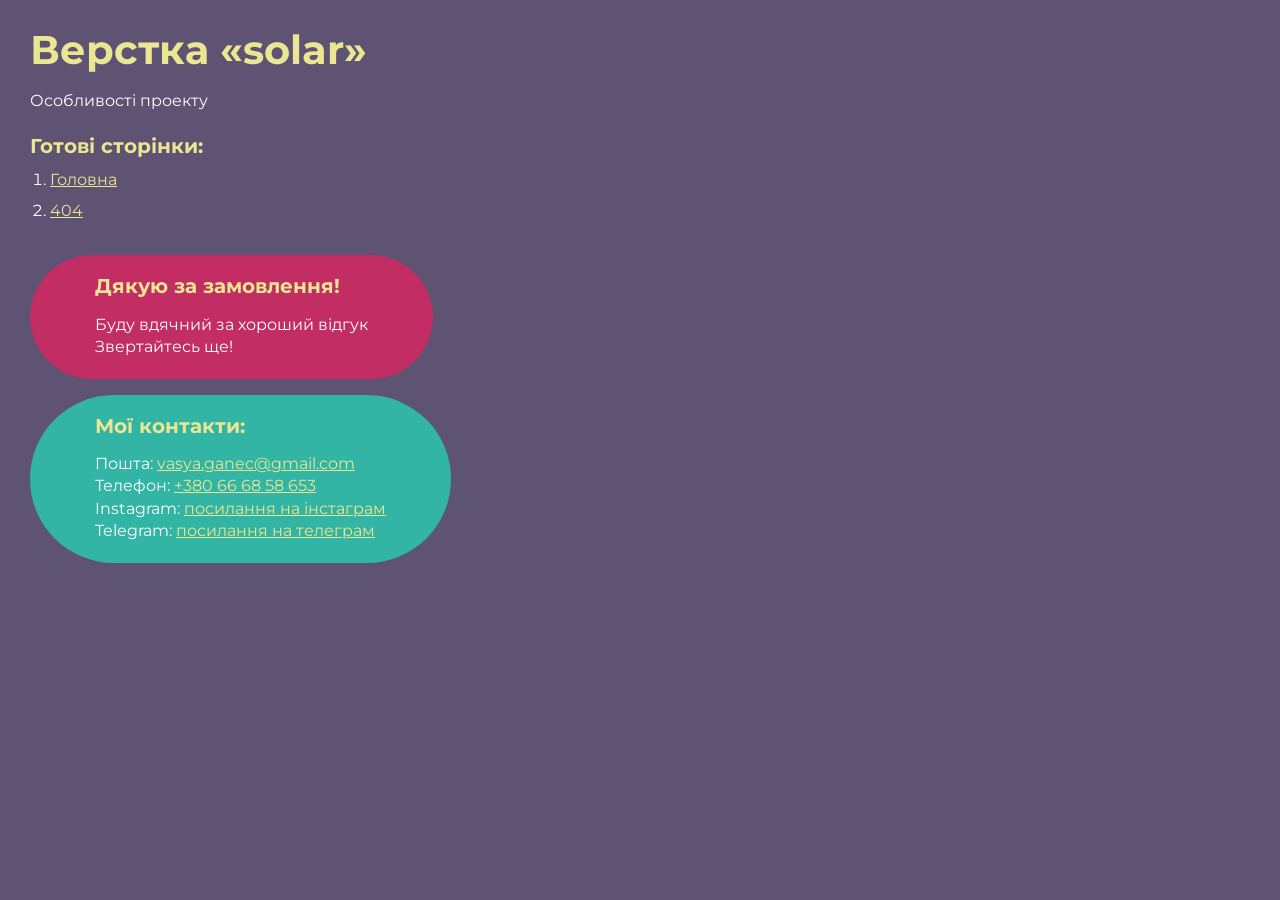
<file: index.html>
<!DOCTYPE html>
<html>

<head>
	<meta charset="UTF-8">
	<meta name="viewport" content="width=device-width, initial-scale=1.0">
	<title>Верстка «solar»</title>
</head>

<body>
	<div class="rootpage">
		<h1>Верстка «solar»</h1>
		<div class="rootpage__info">
			Особливості проекту
		</div>
		<h2>Готові сторінки:</h2>
		<ol class="rootpage__list">
			<li><a target="_blank" href="home.html">Головна</a></li>
			<li><a target="_blank" href="404.html">404</a></li>
		</ol>

		<div class="rootpage__tnx">
			<h2>Дякую за замовлення!</h2>
			<p>Буду вдячний за хороший відгук</p>
			<p>Звертайтесь ще!</p>
		</div>
		<div class="rootpage__contacts">
			<h2>Мої контакти:</h2>
			<p>Пошта: <a href="mailto:vasya.gane@gmail.com">vasya.ganec@gmail.com</a></p>
			<p>Телефон: <a href="tel:0666858653">+380 66 68 58 653</a></p>
			<p>Instagram: <a href="https://www.instagram.com/vasyl_hanets/" target="_blank">посилання на інстаграм</a></p>
			<p>Telegram: <a href="https://t.me/JusticeUA" target="_blank">посилання на телеграм</a></p>
		</div>

	</div>
</body>
<style>
	@charset "UTF-8";
	@import url("https://fonts.googleapis.com/css?family=Montserrat:regular,700&display=swap");

	*,
	*::before,
	*::after {
		padding: 0px;
		margin: 0px;
		border: 0px;
		box-sizing: border-box;
	}

	html,
	body {
		height: 100%;
		margin: 0;
		padding: 0;
		min-width: 320px;
		width: 100%;
		color: #fff;
		background-color: #5e5373;
	}

	body {
		font-family: Montserrat;
		font-size: 100%;
		line-height: 1;
		font-size: 1rem;
	}

	a {
		text-decoration: underline;
		color: #ebe691
	}

	a:visited {
		text-decoration: underline;
		color: #aaa768;
	}

	a:hover {
		text-decoration: none;
	}

	ul li {
		list-style: none;
	}

	img {
		vertical-align: top;
	}

	.wrapper {
		width: 100%;
		min-height: 100%;
		overflow: hidden;
	}

	.rootpage {
		padding: 30px;
		display: flex;
		flex-direction: column;
		align-items: flex-start;
	}

	@media (max-width: 767px) {
		.rootpage {
			padding: 30px 15px;
		}
	}

	h1 {
		color: #ebe691;
		font-size: 2.5rem;
		margin: 0px 0px 1.25rem 0px;
	}

	@media (max-width: 767px) {
		h1 {
			font-size: 1.85rem;
			margin: 0px 0px 1.25rem 0px;
		}
	}

	h2 {
		color: #ebe691;
		font-size: 1.25rem;
		margin: 0px 0px 1rem 0px;
	}

	@media (max-width: 767px) {
		h2 {
			font-size: 1.125rem;
			margin: 0px 0px 1rem 0px;
		}
	}

	.rootpage__info {
		line-height: 140%;
		margin: 0px 0px 1.5rem 0px;
	}

	.rootpage__list {
		margin: 0px 0px 2.25rem 1.25rem;
	}

	.rootpage__list li:not(:last-child) {
		margin: 0px 0px 15px 0px;
	}

	.rootpage__contacts,
	.rootpage__tnx {
		border-radius: 200px;
		padding: 20px 65px;
		line-height: 140%;
	}

	@media (max-width: 767px) {

		.rootpage__contacts,
		.rootpage__tnx {
			border-radius: 40px;
			padding: 20px;
		}
	}

	.rootpage__contacts {
		background: #32b5a4;

	}

	.rootpage__contacts a {
		color: #ebe691;
	}

	.rootpage__tnx {
		background: #c22d63;
		margin: 0px 0px 1rem 0px;
	}
</style>

</html>
</file>
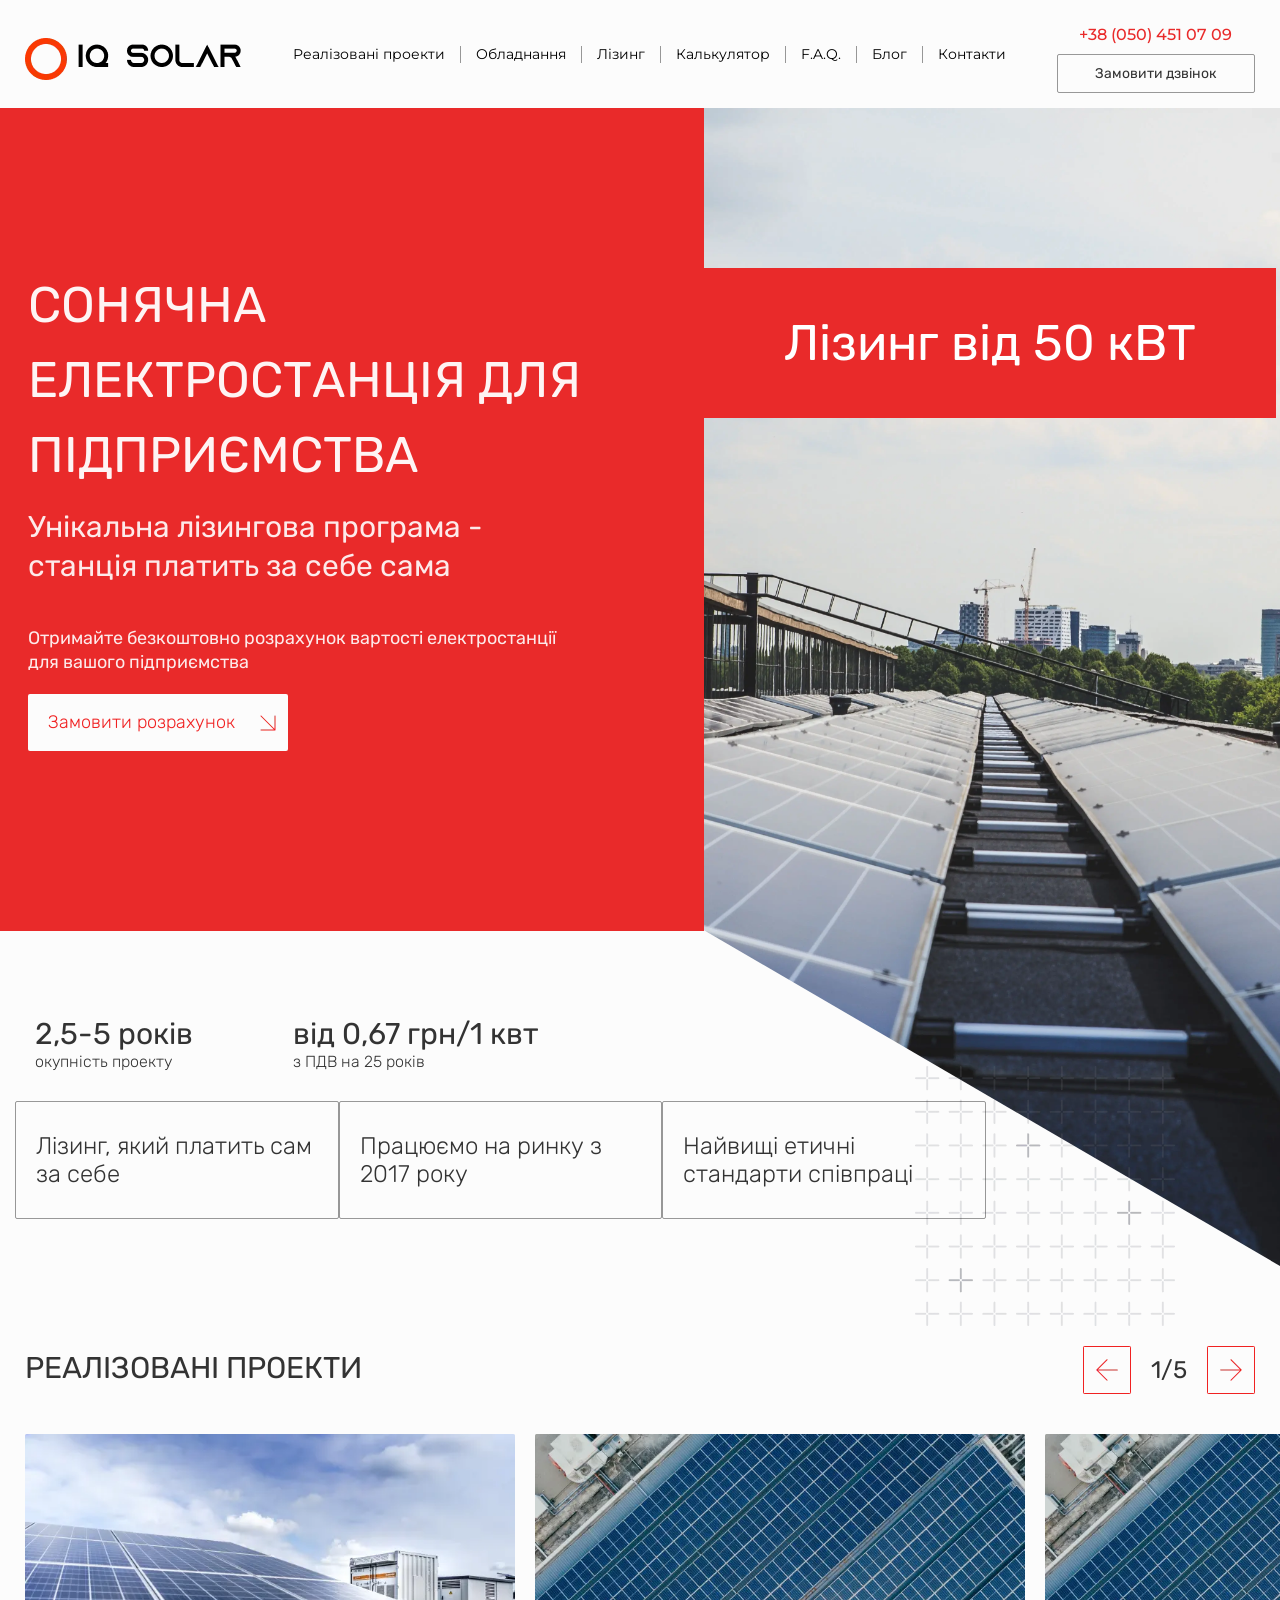
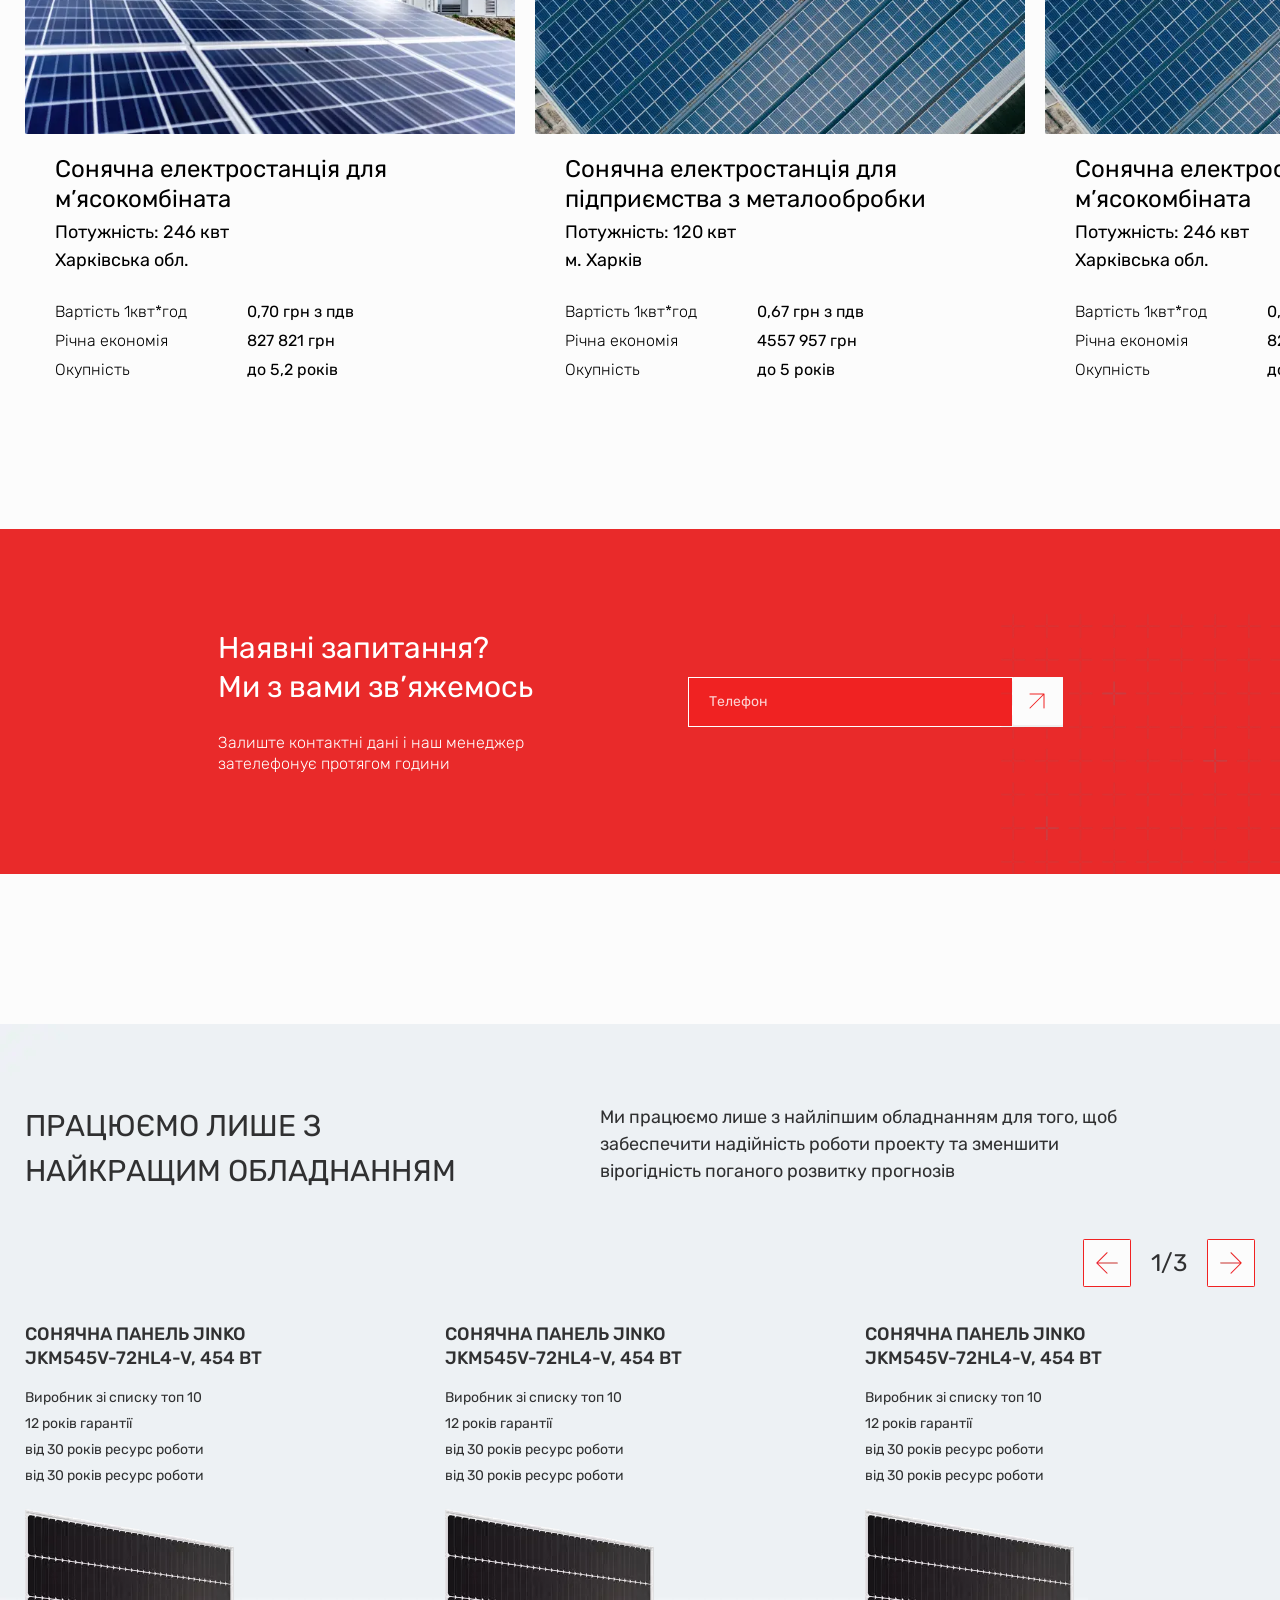
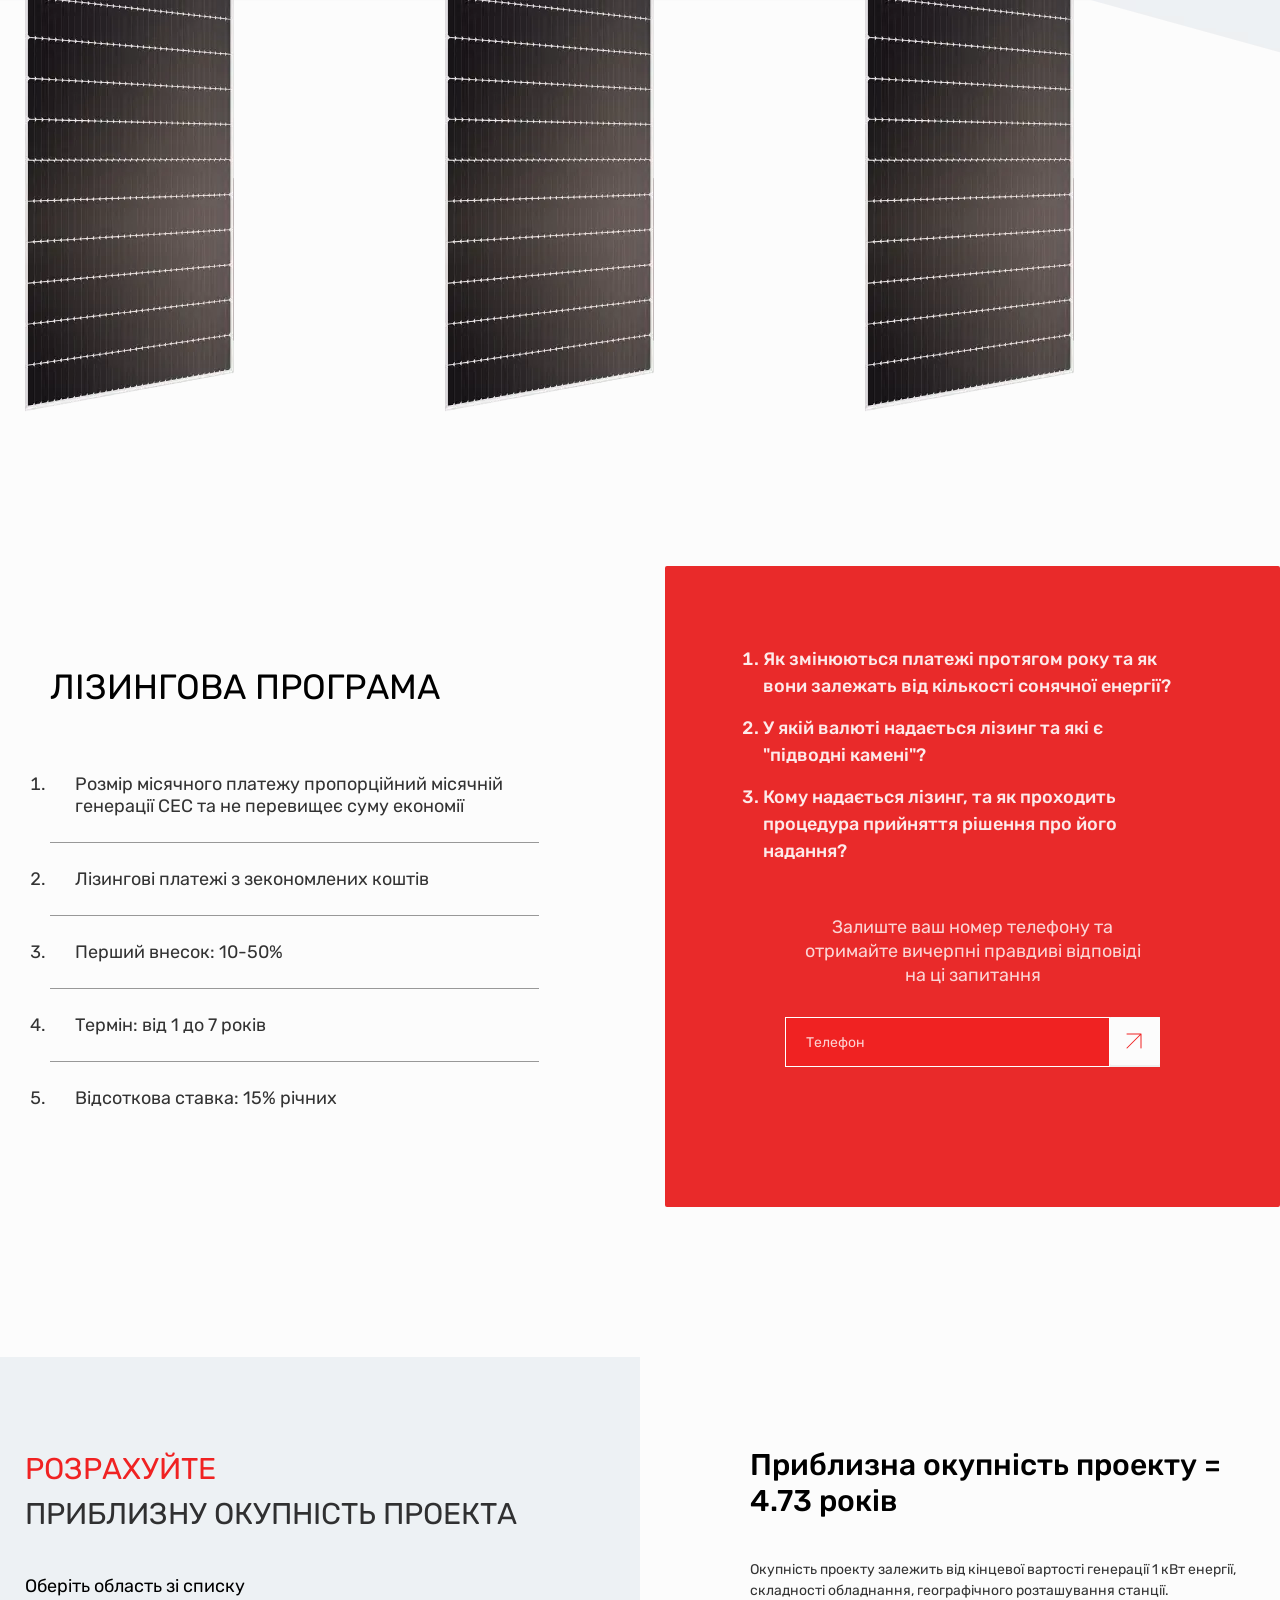
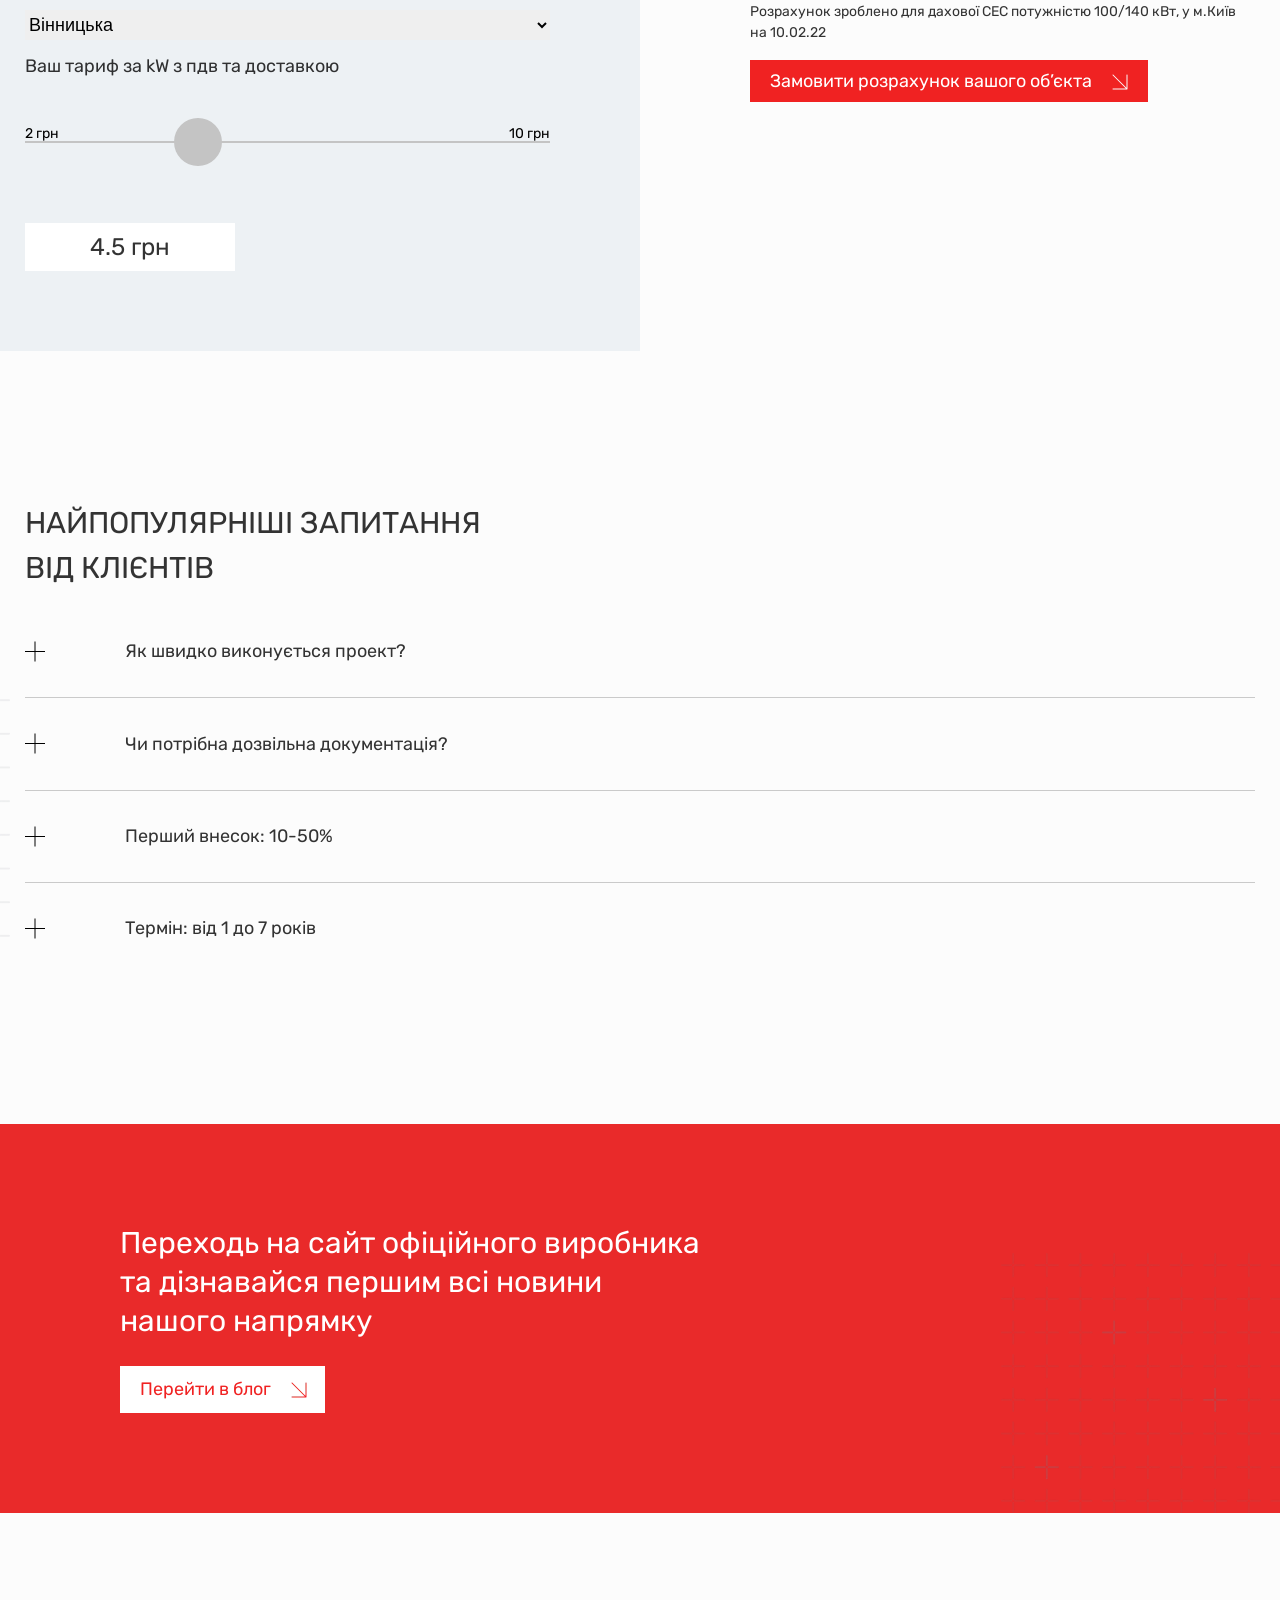
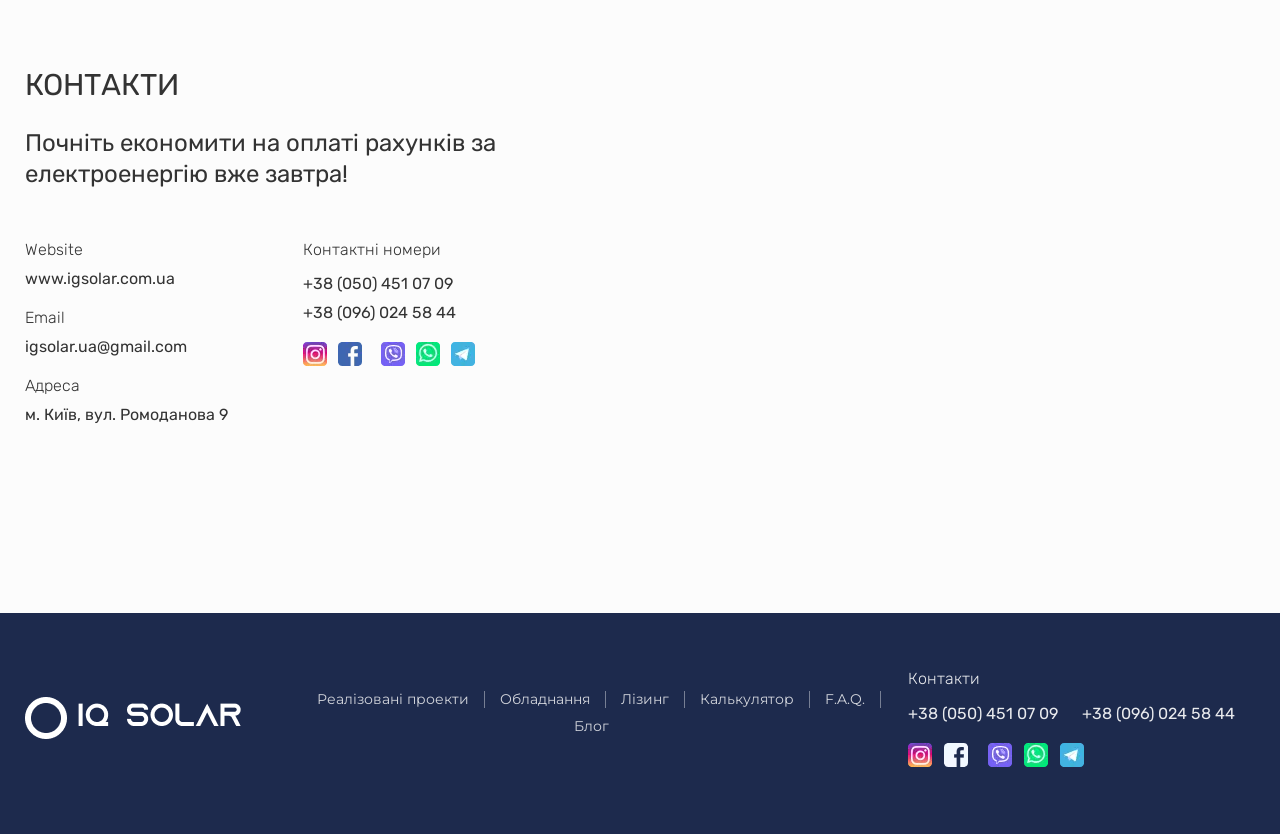
<file: home.html>
<!DOCTYPE html>
<html lang="ru">

<head>
	<title>Главная</title>
	<meta charset="UTF-8">
	<meta name="format-detection" content="telephone=no">
	<!-- <style>body{opacity: 0;}</style> -->
	<link rel="stylesheet" href="css/style.min.css?_v=20220624021832">
	<link rel="shortcut icon" href="favicon.ico">
	<!-- <meta name="robots" content="noindex, nofollow"> -->
	<meta name="viewport" content="width=device-width, initial-scale=1.0">

	<link rel="preconnect" href="https://fonts.googleapis.com">
	<link rel="preconnect" href="https://fonts.gstatic.com" crossorigin>
	<link href="https://fonts.googleapis.com/css2?family=Montserrat:wght@400;500&family=Rubik:wght@300;400;500;600&display=swap&_v=20220624021832" rel="stylesheet">

</head>

<body>
	<div class="wrapper">
		<header class="header-wrapper">
			<div class="header header__container">
				<div class="header__logo">
					<picture><source srcset="img/logo.webp" type="image/webp"><img src="img/logo.png" alt="logo"></picture>
				</div>
				<nav class="header__menu">
					<ul class="menu-header">
						<li class="menu-header__item">
							<a href="#link-projects" class="menu-header__link">Реалізовані проекти</a>
						</li>
						<li class="menu-header__item">
							<a href="#link-equipment" class="menu-header__link">Обладнання</a>
						</li>
						<li class="menu-header__item">
							<a href="#link-leasing" class="menu-header__link">Лізинг</a>
						</li>
						<li class="menu-header__item">
							<a href="#link-calculation" class="menu-header__link">Калькулятор</a>
						</li>
						<li class="menu-header__item">
							<a href="#link-spoller" class="menu-header__link">F.A.Q.</a>
						</li>
						<li class="menu-header__item">
							<a href="#link-blog" class="menu-header__link">Блог</a>
						</li>
						<li class="menu-header__item">
							<a href="#link-contact" class="menu-header__link">Контакти</a>
						</li>
					</ul>
					<div hidden class="burger-block">
						<div class="call-button burger-block__button">
							<a href="#" data-popup=".popup" class="call-button__link">Замовити дзвінок</a>
						</div>
						<p class="burger-block__text">Контактні номери</p>
						<a class="burger-block__phone" href="tel:+380504510709">+38 (050) 451 07 09</a>
						<a class="burger-block__phone" href="tel:+380960245844">+38 (096) 024 58 44</a>
						<div class="burger-block__media media">
							<a href="#"><picture><source srcset="img/social/instagram.webp" type="image/webp"><img src="img/social/instagram.png" alt="instagram"></picture></a>
							<a class="media__facebook" href="#"><picture><source srcset="img/social/facebook.webp" type="image/webp"><img src="img/social/facebook.png" alt="facebook"></picture></a>
							<a href="#"><picture><source srcset="img/social/viber.webp" type="image/webp"><img src="img/social/viber.png" alt="viber"></picture></a>
							<a href="#"><picture><source srcset="img/social/whatsapp.webp" type="image/webp"><img src="img/social/whatsapp.png" alt="whatsapp"></picture></a>
							<a href="#"><picture><source srcset="img/social/telegram.webp" type="image/webp"><img src="img/social/telegram.png" alt="telegram"></picture></a>
						</div>

					</div>
				</nav>
				<div class="header__block block-header">
					<div class="block-header__contact contact-header">
						<div class="contact-header__phone">
							<a href="tel:+380504510709">+38 (050) 451 07 09</a>
						</div>
						<div class="contact-header__button ">
							<div class="call-button">
								<a href="#" data-popup=".popup" class="call-button__link">Замовити дзвінок</a>
							</div>
						</div>
					</div>
					<nav hidden class="menu">
						<button type="button" class="menu__icon icon-menu"><span></span></button>
						<div class="menu__body">
						</div>
					</nav>
				</div>
			</div>
		</header>
		<main class="page main-wrapper main">
			<div class="main__content">
				<div class="main__container">
					<div class="main__body">

						<h1 class="main__title">сонячна електростанція для підприємства</h1>
						<p class="main__subtitle">Унікальна лізингова програма - станція платить за себе сама</p>
						<p class="main__text">Отримайте безкоштовно розрахунок вартості електростанції для вашого підприємства</p>
						<div class="main__button button-main">
							<a href="#" data-popup=".popup" class="button-main__link">Замовити розрахунок <picture><source srcset="img/arrow-red-down.webp" type="image/webp"><img src="img/arrow-red-down.png" alt="arrow"></picture></a>
							<p class="button-main__rotate-text">Працюємо з 2017 року по всій території України</p>
						</div>
						<picture><source srcset="img/fon.webp" type="image/webp"><img class="body-fon" src="img/fon.png" height="260px" width="260px" alt="image"></picture>
					</div>
				</div>
			</div>
			<div class="main__image img-main">
				<div class="img-main__container">
					<div class="img-main__block">
						<p class="img-main__text">Лізинг від 50 кВТ</p>
					</div>
				</div>
				<picture><source srcset="img/main.webp" type="image/webp"><img class="img-image" src="img/main.jpg" alt="image"></picture>
				<picture><source srcset="img/fon.webp" type="image/webp"><img class="fon" src="img/fon.png" height="260px" width="260px" alt="image"></picture>

			</div>


		</main>
		<div class="info-main__container">
			<div class="main__info info-main ">
				<div class="info-main__top top-info">
					<div class="top-info__item item-info">
						<p class="item-info__title">2,5-5 років</p>
						<p class="item-info__text">окупність проекту</p>
					</div>
					<div class="top-info__item item-info">
						<p class="item-info__title">від 0,67 грн/1 квт</p>
						<p class="item-info__text">з ПДВ на 25 років</p>
					</div>
				</div>
				<div class="info-main__bottom bottom-info">
					<div class="bottom-info__item">
						<p>Лізинг, який платить сам за себе</p>
					</div>
					<div class="bottom-info__item">
						<p>Працюємо на ринку з 2017 року</p>
					</div>
					<div class="bottom-info__item">
						<p>Найвищі етичні стандарти співпраці</p>
					</div>
				</div>
			</div>
		</div>
		<div class="ready-projects">
			<a name="link-projects"></a>
			<div class="ready-projects__container">
				<div class="ready-projects__title">
					<p>реалізовані проекти</p>
					<div class="ready-projects__controls">
						<div class="ready-projects__swiper-button-prev swiper-button-prev">

						</div>
						<div class="ready-projects__swiper-pagination swiper-pagination">

						</div>
						<div class="ready-projects__swiper-button-next swiper-button-next">

						</div>
					</div>
				</div>

				<div class="ready-projects__slider swiper">
					<!-- swiper-container  головний контейнер слайдера-->




					<div class="ready-projects__swiper swiper-wrapper">
						<!--swiper-wrapper обвязкова оболонка-->
						<div class="ready-projects__slide swiper-slide">
							<!--swiper-slide СЛАЙДИ і  контент всередині слайдера-->

							<div class="ready-projects__image">
								<picture><source srcset="img/ready-projects/01.webp" type="image/webp"><img src="img/ready-projects/01.png" alt="image"></picture>
							</div>
							<div class="ready-projects__content content-ready-projects">
								<p class="content-ready-projects__title">Сонячна електростанція для м’ясокомбіната </p>
								<div class="content-ready-projects__subtitle">
									<p class="content-ready-projects__power">Потужність: 246 квт</p>
									<p class="content-ready-projects__address">Харківська обл.</p>
								</div>
								<div class="content-ready-projects__items">
									<div class="content-ready-projects__items-names items-names">
										<p class="items-names__item">Вартість 1квт*год</p>
										<p class="items-names__item">Річна економія</p>
										<p class="items-names__item">Окупність</p>
									</div>
									<div class="content-ready-projects__items-value items-value">
										<p class="items-value__item">0,70 грн з пдв</p>
										<p class="items-value__item">827 821 грн</p>
										<p class="items-value__item">до 5,2 років</p>
									</div>
								</div>
							</div>
						</div>
						<div class="ready-projects__slide swiper-slide">
							<!--swiper-slide СЛАЙДИ і  контент всередині слайдера-->

							<div class="ready-projects__image">
								<picture><source srcset="img/ready-projects/02.webp" type="image/webp"><img src="img/ready-projects/02.png" alt="image"></picture>
							</div>
							<div class="ready-projects__content content-ready-projects">
								<p class="content-ready-projects__title">Сонячна електростанція для підприємства з металообробки </p>
								<div class="content-ready-projects__subtitle">
									<p class="content-ready-projects__power">Потужність: 120 квт</p>
									<p class="content-ready-projects__address">м. Харків</p>
								</div>
								<div class="content-ready-projects__items">
									<div class="content-ready-projects__items-names items-names">
										<p class="items-names__item">Вартість 1квт*год</p>
										<p class="items-names__item">Річна економія</p>
										<p class="items-names__item">Окупність</p>
									</div>
									<div class="content-ready-projects__items-value items-value">
										<p class="items-value__item">0,67 грн з пдв</p>
										<p class="items-value__item">4557 957 грн</p>
										<p class="items-value__item">до 5 років</p>
									</div>
								</div>
							</div>
						</div>
						<div class="ready-projects__slide swiper-slide">
							<!--swiper-slide СЛАЙДИ і  контент всередині слайдера-->

							<div class="ready-projects__image">
								<picture><source srcset="img/ready-projects/02.webp" type="image/webp"><img src="img/ready-projects/02.png" alt="image"></picture>
							</div>
							<div class="ready-projects__content content-ready-projects">
								<p class="content-ready-projects__title">Сонячна електростанція для м’ясокомбіната </p>
								<div class="content-ready-projects__subtitle">
									<p class="content-ready-projects__power">Потужність: 246 квт</p>
									<p class="content-ready-projects__address">Харківська обл.</p>
								</div>
								<div class="content-ready-projects__items">
									<div class="content-ready-projects__items-names items-names">
										<p class="items-names__item">Вартість 1квт*год</p>
										<p class="items-names__item">Річна економія</p>
										<p class="items-names__item">Окупність</p>
									</div>
									<div class="content-ready-projects__items-value items-value">
										<p class="items-value__item">0,70 грн з пдв</p>
										<p class="items-value__item">827 821 грн</p>
										<p class="items-value__item">до 5,2 років</p>
									</div>
								</div>
							</div>
						</div>
						<div class="ready-projects__slide none swiper-slide">
							<!--swiper-slide СЛАЙДИ і  контент всередині слайдера-->

							<div class="ready-projects__image">
								<picture><source srcset="img/ready-projects/01.webp" type="image/webp"><img src="img/ready-projects/01.png" alt="image"></picture>
							</div>
							<div class="ready-projects__content content-ready-projects">
								<p class="content-ready-projects__title">Сонячна електростанція для м’ясокомбіната </p>
								<div class="content-ready-projects__subtitle">
									<p class="content-ready-projects__power">Потужність: 246 квт</p>
									<p class="content-ready-projects__address">Харківська обл.</p>
								</div>
								<div class="content-ready-projects__items">
									<div class="content-ready-projects__items-names items-names">
										<p class="items-names__item">Вартість 1квт*год</p>
										<p class="items-names__item">Річна економія</p>
										<p class="items-names__item">Окупність</p>
									</div>
									<div class="content-ready-projects__items-value items-value">
										<p class="items-value__item">0,70 грн з пдв</p>
										<p class="items-value__item">827 821 грн</p>
										<p class="items-value__item">до 5,2 років</p>
									</div>
								</div>
							</div>
						</div>
						<div class="ready-projects__slide none swiper-slide">
							<!--swiper-slide СЛАЙДИ і  контент всередині слайдера-->

							<div class="ready-projects__image">
								<picture><source srcset="img/ready-projects/01.webp" type="image/webp"><img src="img/ready-projects/01.png" alt="image"></picture>
							</div>
							<div class="ready-projects__content content-ready-projects">
								<p class="content-ready-projects__title">Сонячна електростанція для м’ясокомбіната </p>
								<div class="content-ready-projects__subtitle">
									<p class="content-ready-projects__power">Потужність: 246 квт</p>
									<p class="content-ready-projects__address">Харківська обл.</p>
								</div>
								<div class="content-ready-projects__items">
									<div class="content-ready-projects__items-names items-names">
										<p class="items-names__item">Вартість 1квт*год</p>
										<p class="items-names__item">Річна економія</p>
										<p class="items-names__item">Окупність</p>
									</div>
									<div class="content-ready-projects__items-value items-value">
										<p class="items-value__item">0,70 грн з пдв</p>
										<p class="items-value__item">827 821 грн</p>
										<p class="items-value__item">до 5,2 років</p>
									</div>
								</div>
							</div>
						</div>
						<div class="ready-projects__slide none swiper-slide">
							<!--swiper-slide СЛАЙДИ і  контент всередині слайдера-->

							<div class="ready-projects__image">
								<picture><source srcset="img/ready-projects/01.webp" type="image/webp"><img src="img/ready-projects/01.png" alt="image"></picture>
							</div>
							<div class="ready-projects__content content-ready-projects">
								<p class="content-ready-projects__title">Сонячна електростанція для м’ясокомбіната </p>
								<div class="content-ready-projects__subtitle">
									<p class="content-ready-projects__power">Потужність: 246 квт</p>
									<p class="content-ready-projects__address">Харківська обл.</p>
								</div>
								<div class="content-ready-projects__items">
									<div class="content-ready-projects__items-names items-names">
										<p class="items-names__item">Вартість 1квт*год</p>
										<p class="items-names__item">Річна економія</p>
										<p class="items-names__item">Окупність</p>
									</div>
									<div class="content-ready-projects__items-value items-value">
										<p class="items-value__item">0,70 грн з пдв</p>
										<p class="items-value__item">827 821 грн</p>
										<p class="items-value__item">до 5,2 років</p>
									</div>
								</div>
							</div>
						</div>
						<a href="#" class="ready-projects__other">Показати інші проекти</a>
					</div>
					<!-- <div class="ready-projects__swiper-button-prev swiper-button-prev">1</div>
						<div class="ready-projects__swiper-button-next swiper-button-next">2</div> -->
					<div class="ready-projects-fon">
						<picture><source srcset="img/fon.webp" type="image/webp"><img class="ready-projects-fon__img" src="img/fon.png" height="260px" width="260px" alt="image"></picture>
					</div>
					<!---->
				</div>
			</div>
		</div>
		<div class="question">
			<div class="question__container">
				<div class="question__text">
					<div class="question__title">
						<p>Наявні запитання? <br /> Ми з вами зв’яжемось</p>
					</div>
					<div class="question__subtitle">Залиште контактні дані і наш менеджер зателефонує протягом години</div>
				</div>
				<div class="question__form-block">
					<form action="send-phone.php" method="get" class="question__form">
						<input type="tel" name="phone_number" class="question__input" placeholder="Телефон">
						<input type="submit" value="" style="background-image:url(img/arrow-red-up.png); background-repeat: no-repeat; " class="question__button" name="phone_number"></input>
					</form>
				</div>

				<picture><source srcset="img/fon-long.webp" type="image/webp"><img class="fon-question" src="img/fon-long.png" alt="img"></picture>
			</div>
		</div>
		<div class="equipment">
			<a name="link-equipment"></a>
			<div class="equipment__container">
				<div class="equipment__text">
					<p class="equipment__title">працюємо лише з найкращим обладнанням</p>
					<p class="equipment__subtitle">Ми працюємо лише з найліпшим обладнанням для того, щоб забеспечити надійність роботи проекту та зменшити вірогідність поганого розвитку прогнозів</p>
				</div>
				<div class="equipment__controls">
					<div class="equipment__swiper-button-prev swiper-button-prev">
					</div>
					<div class="equipment__swiper-pagination swiper-pagination">
					</div>
					<div class="equipment__swiper-button-next swiper-button-next">
					</div>
				</div>
				<div class="equipment__slider swiper">
					<div class="equipment__swiper swiper-wrapper">
						<div class="equipment__slide swiper-slide">
							<div class="swiper-slide__content content-swiper-slide">
								<p class="content-swiper-slide__title">Сонячна панель jinko jkm545v-72hl4-v, 454 вт</p>
								<p class="content-swiper-slide__subtitle">Виробник зі списку топ 10</p>
								<p class="content-swiper-slide__text">12 років гарантії</p>
								<p class="content-swiper-slide__text">від 30 років ресурс роботи</p>
								<p class="content-swiper-slide__text">від 30 років ресурс роботи</p>
							</div>
							<div class="swiper-slide__image">
								<picture><source srcset="img/equipment/01.webp" type="image/webp"><img src="img/equipment/01.png" alt="image"></picture>
							</div>
						</div>
						<div class="equipment__slide swiper-slide">
							<div class="swiper-slide__content content-swiper-slide">
								<p class="content-swiper-slide__title">Сонячна панель jinko jkm545v-72hl4-v, 454 вт</p>
								<p class="content-swiper-slide__subtitle">Виробник зі списку топ 10</p>
								<p class="content-swiper-slide__text">12 років гарантії</p>
								<p class="content-swiper-slide__text">від 30 років ресурс роботи</p>
								<p class="content-swiper-slide__text">від 30 років ресурс роботи</p>
							</div>
							<div class="swiper-slide__image">
								<picture><source srcset="img/equipment/01.webp" type="image/webp"><img src="img/equipment/01.png" alt="image"></picture>
							</div>
						</div>
						<div class="equipment__slide swiper-slide">
							<div class="swiper-slide__content content-swiper-slide">
								<p class="content-swiper-slide__title">Сонячна панель jinko jkm545v-72hl4-v, 454 вт</p>
								<p class="content-swiper-slide__subtitle">Виробник зі списку топ 10</p>
								<p class="content-swiper-slide__text">12 років гарантії</p>
								<p class="content-swiper-slide__text">від 30 років ресурс роботи</p>
								<p class="content-swiper-slide__text">від 30 років ресурс роботи</p>
							</div>
							<div class="swiper-slide__image">
								<picture><source srcset="img/equipment/01.webp" type="image/webp"><img src="img/equipment/01.png" alt="image"></picture>
							</div>
						</div>
						<div class="equipment__slide swiper-slide">
							<div class="swiper-slide__content content-swiper-slide">
								<p class="content-swiper-slide__title">Сонячна панель jinko jkm545v-72hl4-v, 454 вт</p>
								<p class="content-swiper-slide__subtitle">Виробник зі списку топ 10</p>
								<p class="content-swiper-slide__text">12 років гарантії</p>
								<p class="content-swiper-slide__text">від 30 років ресурс роботи</p>
								<p class="content-swiper-slide__text">від 30 років ресурс роботи</p>
							</div>
							<div class="swiper-slide__image">
								<picture><source srcset="img/equipment/01.webp" type="image/webp"><img src="img/equipment/01.png" alt="image"></picture>
							</div>
						</div>
						<div class="equipment__slide swiper-slide">
							<div class="swiper-slide__content content-swiper-slide">
								<p class="content-swiper-slide__title">Сонячна панель jinko jkm545v-72hl4-v, 454 вт</p>
								<p class="content-swiper-slide__subtitle">Виробник зі списку топ 10</p>
								<p class="content-swiper-slide__text">12 років гарантії</p>
								<p class="content-swiper-slide__text">від 30 років ресурс роботи</p>
								<p class="content-swiper-slide__text">від 30 років ресурс роботи</p>
							</div>
							<div class="swiper-slide__image">
								<picture><source srcset="img/equipment/01.webp" type="image/webp"><img src="img/equipment/01.png" alt="image"></picture>
							</div>
						</div>
					</div>
				</div>
			</div>
			<!-- <picture><source srcset="img/equipment/background.webp" type="image/webp"><img class="equipment-background" src="img/equipment/background.png" alt="image"></picture> -->
		</div>
		<div class="leasing">
			<a name="link-leasing"></a>
			<div class="leasing__container">
				<div class="leasing__program program-leasing">
					<div class="program-leasing__title">лізингова програма</div>
					<ol class="program-leasing__ol">
						<li class="program-leasing__li">Розмір місячного платежу пропорційний місячній генерації СЕС та не перевищеє суму економії<p></p>
						</li>
						<li class="program-leasing__li">Лізингові платежі з зекономлених коштів</li>
						<li class="program-leasing__li">Перший внесок: 10-50%</li>
						<li class="program-leasing__li">Термін: від 1 до 7 років</li>
						<li class="program-leasing__li">Відсоткова ставка: 15% річних</li>
					</ol>
				</div>
				<div class="leasing__red-block red-block-leasing">
					<ol class="red-block-leasing__ol ol-red-block-leasing">
						<li class="ol-red-block-leasing__li">Як змінюються платежі протягом року та як вони залежать від кількості сонячної енергії?</li>
						<li class="ol-red-block-leasing__li">У якій валюті надається лізинг та які є "підводні камені"?</li>
						<li class="ol-red-block-leasing__li">Кому надається лізинг, та як проходить процедура прийняття рішення про його надання?</li>
					</ol>
					<div class="red-block-leasing__text">
						<p>Залиште ваш номер телефону та отримайте вичерпні правдиві відповіді на ці запитання</p>
					</div>
					<form action="send-phone.php" class="red-block-leasing__form">
						<input type="tel" name="phone_number" class="question__input" placeholder="Телефон">
						<input type="submit" value="" style="background-image:url(img/arrow-red-up.png); background-repeat: no-repeat; " class="question__button" name="phone_number"></input>
					</form>
				</div>
			</div>
		</div>
		<div class="calculation">
			<a name="link-calculation"></a>
			<div class="calculation__container">
				<div class="calculation__main main-calculation">
					<div class="main-calculation__title">
						<p><span>розрахуйте</span> </br> приблизну окупність проекта</p>
					</div>
					<p class="obl">Оберіть область зі списку</p>
					<select name="" id="region" style="z-index: 3;">
						<option value="1000">Вінницька</option>
						<option value="1100">Волинська</option>
						<option value="1100">Дніпровська</option>
						<option value="1100">Донецька</option>
						<option value="1100">Житомирська</option>
						<option value="1100">Закарпатська</option>
						<option value="1100">Запорізька</option>
						<option value="1100">Івано-Франківська</option>
						<option value="1100">Київська</option>
						<option value="1100">Кіровоградська</option>
						<option value="1100">Луганська</option>
						<option value="1100">Львівська</option>
						<option value="1100">Миколаївська</option>
						<option value="1100">Одеська</option>
						<option value="1100">Полтавська</option>
						<option value="1100">Рівненська</option>
						<option value="1100">Сумська</option>
						<option value="1100">Тернопільська</option>
						<option value="1100">Харківська</option>
						<option value="1100">Херсонська</option>
						<option value="1100">Хмельницька</option>
						<option value="1100">Черкаська</option>
						<option value="1100">Чернівецька</option>
						<option value="1100">Чернігівська</option>
					</select>
					<div class="main-calculation__text">Ваш тариф за kW з пдв та доставкою </div>
					<p class="range-numb"><span>2 грн</span><span>10 грн</span></p>

					<input type="range" list="list-range" id="range-price" class="main-calculation__range" min="2" max="10" value="4.50" step="0.10" onchange="getElementById('w2').innerHTML=this.value;">


					<p value="" class="main-calculation__value"> <span id="w2">4.5</span> грн</p>

				</div>
				<div class="calculation__content content-calculation">
					<div class="content-calculation__title">Приблизна окупність проекту
						= <span id="result">4.73 </span> років</div>
					<div class="content-calculation__subtitle">Окупність проекту залежить від кінцевої вартості генерації 1 кВт енергії, складності обладнання, географічного розташування станції. Розрахунок зроблено для дахової СЕС потужністю 100/140 кВт, у м.Київ на 10.02.22</div>
					<div class="calculation__button">
						<a href="#" data-popup=".popup" class="button-calculation__link">Замовити розрахунок вашого об’єкта<picture><source srcset="img/arrows/white-down.webp" type="image/webp"><img src="img/arrows/white-down.png" alt="arrow"></picture></a>
					</div>
				</div>
			</div>
		</div>
		<div class="spollers-wrapper">
			<a name="link-spoller"></a>
			<div class="spollers__container">
				<div class="spollers__main-title">
					<p>найпопулярніші запитання
						від клієнтів</p>
				</div>

				<div data-spollers data-one-spoller class="spollers spoller-block">
					<div class="spollers__item">
						<button type="button" data-spoller class="spollers__title spoller-block__title">Як швидко виконується проект?</button>
						<div class="spollers__body">Максимально швидко, від 1 місяця</div>
					</div>
					<div class="spollers__item">
						<button type="button" data-spoller class="spollers__title spoller-block__title"><span></span>Чи потрібна дозвільна документація?</button>
						<div class="spollers__body">Однією з головних оман є те, що нібито для СЕС під своє споживання необхідне узгодження з будь-якими зовнішніми органами. Насправді це виключно ваше внутрішнє обладнання і потрібне лише інфомування про зміну своїх планів на споживання.</div>
					</div>
					<div class="spollers__item">
						<button type="button" data-spoller class="spollers__title spoller-block__title">Перший внесок: 10-50%</button>
						<div class="spollers__body">На ваш вибір</div>
					</div>
					<div class="spollers__item">
						<button type="button" data-spoller class="spollers__title spoller-block__title">Термін: від 1 до 7 років</button>
						<div class="spollers__body">Термін окупності проекту</div>
					</div>
				</div>
				<picture><source srcset="img/fon.webp" type="image/webp"><img class="spollers-fon" src="img/fon.png" alt="img"></picture>
			</div>
		</div>
		<div class="transition">
			<a name="link-blog"></a>
			<div class="transition__container">
				<div class="transition__text">
					<p>Переходь на сайт офіційного виробника та дізнавайся першим всі новини нашого напрямку</p>
				</div>
				<div class="transition__button">
					<a href="#" class="button-transition__link">Перейти в блог<picture><source srcset="img/arrow-red-down.webp" type="image/webp"><img src="img/arrow-red-down.png" alt="arrow"></picture></a>
				</div>
				<picture><source srcset="img/fon-long.webp" type="image/webp"><img class="fon-long" src="img/fon-long.png" alt="img"></picture>
			</div>
		</div>
		<div class="contacts">
			<a name="link-contact"></a>
			<div class="contacts__container">
				<div class="contacts__main main-contacts">
					<div class="main-contacts__text">
						<p class="main-contacts__title">контакти</p>
						<p class="main-contacts__subtitle">Почніть економити на оплаті
							рахунків за електроенергію вже завтра!</p>
					</div>
					<div class="main-contacts__items items-main-contacts">
						<div class="items-main-contacts__block contact-block">
							<p class="contact-block__field-name">Website</p>
							<p class="contact-block__value"><a href="www.igsolar.com.ua" target="_blank">www.igsolar.com.ua</a></p>
							<p class="contact-block__field-name">Email</p>
							<p class="contact-block__value"><a href="mailto:igsolar.ua@gmail.com">igsolar.ua@gmail.com</a></p>
							<p class="contact-block__field-name">Адреса</p>
							<p class="contact-block__value">м. Київ, вул. Ромоданова 9</p>
						</div>
						<div class="items-main-contacts__block">
							<p class="contacts-block__text">Контактні номери</p>
							<a class="contacts-block__phone" href="tel:+380504510709">+38 (050) 451 07 09</a>
							<a class="contacts-block__phone" href="tel:+380960245844">+38 (096) 024 58 44</a>
							<div class="contacts-block__media media">
								<a href="#"><picture><source srcset="img/social/instagram.webp" type="image/webp"><img src="img/social/instagram.png" alt="instagram"></picture></a>
								<a class="media__facebook" href="#"><picture><source srcset="img/social/facebook.webp" type="image/webp"><img src="img/social/facebook.png" alt="facebook"></picture></a>
								<a href="#"><picture><source srcset="img/social/viber.webp" type="image/webp"><img src="img/social/viber.png" alt="viber"></picture></a>
								<a href="#"><picture><source srcset="img/social/whatsapp.webp" type="image/webp"><img src="img/social/whatsapp.png" alt="whatsapp"></picture></a>
								<a href="#"><picture><source srcset="img/social/telegram.webp" type="image/webp"><img src="img/social/telegram.png" alt="telegram"></picture></a>
							</div>
						</div>
					</div>
				</div>
				<div class="contacts__map">
					<iframe src="https://www.google.com/maps/embed?pb=!1m14!1m8!1m3!1d2539.276087088317!2d30.470378214572143!3d50.47320374217374!3m2!1i1024!2i768!4f13.1!3m3!1m2!1s0x40d4cddb747c1d0f%3A0x222b530e792d4c98!2z0LLRg9C70LjRhtGPINCQ0LrQsNC00LXQvNGW0LrQsCDQoNC-0LzQvtC00LDQvdC-0LLQsCwgOSwg0JrQuNGX0LIsIDAyMDAw!5e0!3m2!1suk!2sua!4v1655746423248!5m2!1suk!2sua" width="100%" height="400" style="border:0;" allowfullscreen="" loading="lazy" referrerpolicy="no-referrer-when-downgrade"></iframe>
				</div>
			</div>
		</div>

		<div id="popup" aria-hidden="true" class="popup">
			<div class="popup__wrapper">
				<div class="popup__content">
					<button data-close type="button" class="popup__close" style="background-image:url(img/close.png); background-repeat: no-repeat;"></button>
					<div class="popup__text">
						<div class="popup__title">
							<p>Доброго дня! залиште номер телефону і ми зв’яжемось з вами найближчим часом</p>
						</div>
						<form class="popup__form" action="send-form.php">
							<div>
								<input type="text" name="name" class="popup__name" placeholder="Уведіть ім’я">
							</div>

							<div class="form-block">
								<input type="tel" name="phone_number" class="popup__tel" placeholder="Телефон">
								<input type="submit" value="" style="background-image:url(img/arrow-white-up.png); background-repeat: no-repeat; " class="popup__button" name="phone_number"></input>
							</div>

						</form>

					</div>
				</div>
			</div>
		</div>
		<footer class="footer">
			<div class="footer__container">
				<div class="footer__logo">
					<picture><source srcset="img/logo-footer.webp" type="image/webp"><img src="img/logo-footer.png" alt="logo"></picture>
				</div>
				<div class="footer__menu menu-footer">
					<div class="menu-footer__title">
						<p>Меню</p>
					</div>
					<nav class="menu-footer__items">
						<ul class="menu-footer-ul">
							<li class="menu-footer__item">
								<a href="#link-projects" class="menu-footer__link">Реалізовані проекти</a>
							</li>
							<li class="menu-footer__item">
								<a href="#link-equipment" class="menu-footer__link">Обладнання</a>
							</li>
							<li class="menu-footer__item">
								<a href="#link-leasing" class="menu-footer__link">Лізинг</a>
							</li>
							<li class="menu-footer__item">
								<a href="#link-calculation" class="menu-footer__link">Калькулятор</a>
							</li>
							<li class="menu-footer__item">
								<a href="#link-spoller" class="menu-footer__link">F.A.Q.</a>
							</li>
							<li class="menu-footer__item">
								<a href="#link-blog" class="menu-footer__link">Блог</a>
							</li>

						</ul>
					</nav>
				</div>
				<div class="footer__contacts contacts-footer">
					<p class="footer-block__text">Контакти</p>
					<a class="footer-block__phone" href="tel:+380504510709">+38 (050) 451 07 09</a>
					<a class="footer-block__phone" href="tel:+380960245844">+38 (096) 024 58 44</a>
					<div class="footer-block__media media">
						<a href="#"><picture><source srcset="img/social/instagram.webp" type="image/webp"><img src="img/social/instagram.png" alt="instagram"></picture></a>
						<a class="media__facebook" href="#"><picture><source srcset="img/social/facebook-footer.webp" type="image/webp"><img src="img/social/facebook-footer.png" alt="facebook"></picture></a>
						<a href="#"><picture><source srcset="img/social/viber.webp" type="image/webp"><img src="img/social/viber.png" alt="viber"></picture></a>
						<a href="#"><picture><source srcset="img/social/whatsapp.webp" type="image/webp"><img src="img/social/whatsapp.png" alt="whatsapp"></picture></a>
						<a href="#"><picture><source srcset="img/social/telegram.webp" type="image/webp"><img src="img/social/telegram.png" alt="telegram"></picture></a>
					</div>
				</div>
			</div>
		</footer>
	</div>
	<!-- <div id="popup" aria-hidden="true" class="popup">
	<div class="popup__wrapper">
		<div class="popup__content">
			<button data-close type="button" class="popup__close">Закрыть</button>
			<div class="popup__text">
				Text
			</div>
		</div>
	</div>
</div> -->
	<script src="js/app.min.js?_v=20220624021832"></script>
</body>

</html>
</file>
<file: css/style.min.css>
@charset "UTF-8";*{padding:0;margin:0;border:0}*,:after,:before{-webkit-box-sizing:border-box;box-sizing:border-box}body,html{height:100%;min-width:375px}body{color:#000;line-height:1;font-family:Rubik;font-size:.875rem;-ms-text-size-adjust:100%;-moz-text-size-adjust:100%;-webkit-text-size-adjust:100%;-webkit-font-smoothing:antialiased;-moz-osx-font-smoothing:grayscale}button,input,textarea{font-family:Rubik;font-size:inherit}button{cursor:pointer;color:inherit;background-color:inherit}a{color:inherit}a:link,a:visited{text-decoration:none}a:hover{text-decoration:none}ul li{list-style:none}img{vertical-align:top}h1,h2,h3,h4,h5,h6{font-weight:inherit;font-size:inherit}.lock body{overflow:hidden;-ms-touch-action:none;touch-action:none}.wrapper{min-height:100%;display:-webkit-box;display:-ms-flexbox;display:flex;-webkit-box-orient:vertical;-webkit-box-direction:normal;-ms-flex-direction:column;flex-direction:column;overflow:hidden;background-color:#fcfcfc}.wrapper>main{-webkit-box-flex:1;-ms-flex:1 1 auto;flex:1 1 auto}.wrapper>*{min-width:0}[class*=__container]{max-width:86.25rem;-webkit-box-sizing:content-box;box-sizing:content-box;margin:0 auto;padding:0 1.5625rem}body::after{content:"";background-color:rgba(0,0,0,.5);position:fixed;width:100%;height:100%;top:0;left:0;opacity:0;-webkit-transition:opacity .8s ease 0s;-o-transition:opacity .8s ease 0s;transition:opacity .8s ease 0s;pointer-events:none;z-index:149}.popup-show body::after{opacity:1}.popup{position:fixed;top:0;left:0;bottom:0;right:0;padding:30px 10px;-webkit-transition:visibility .8s ease 0s;-o-transition:visibility .8s ease 0s;transition:visibility .8s ease 0s;visibility:hidden;pointer-events:none}.popup_show{z-index:150;visibility:visible;overflow:auto;pointer-events:auto}.popup_show .popup__content{visibility:visible;-webkit-transform:scale(1);-ms-transform:scale(1);transform:scale(1)}.popup__wrapper{display:-webkit-box;display:-ms-flexbox;display:flex;-webkit-box-orient:vertical;-webkit-box-direction:normal;-ms-flex-direction:column;flex-direction:column;-webkit-box-align:center;-ms-flex-align:center;align-items:center;min-height:100%;-webkit-box-flex:1;-ms-flex:1 1 auto;flex:1 1 auto;width:100%;display:flex;-webkit-box-pack:center;-ms-flex-pack:center;justify-content:center;align-items:center}.popup__content{visibility:hidden;-webkit-transform:scale(0);-ms-transform:scale(0);transform:scale(0);-webkit-transition:-webkit-transform .3s ease 0s;transition:-webkit-transform .3s ease 0s;-o-transition:transform .3s ease 0s;transition:transform .3s ease 0s;transition:transform .3s ease 0s,-webkit-transform .3s ease 0s;background-color:#eee;padding:20px;width:100%;max-width:900px;border-radius:20px}.lock .popup__content{visibility:visible}[class*=-ibg]{position:relative}[class*=-ibg] img{position:absolute;width:100%;height:100%;top:0;left:0;-o-object-fit:cover;object-fit:cover}[class*=-ibg_contain] img{-o-object-fit:contain;object-fit:contain}.header{display:-webkit-box;display:-ms-flexbox;display:flex;-webkit-box-orient:horizontal;-webkit-box-direction:normal;-ms-flex-direction:row;flex-direction:row;-webkit-box-pack:justify;-ms-flex-pack:justify;justify-content:space-between;-webkit-box-align:center;-ms-flex-align:center;align-items:center;margin-top:1.5625rem;margin-bottom:.9375rem}.menu-header{display:-webkit-box;display:-ms-flexbox;display:flex;-webkit-box-orient:horizontal;-webkit-box-direction:normal;-ms-flex-direction:row;flex-direction:row;-ms-flex-wrap:wrap;flex-wrap:wrap;-webkit-box-pack:center;-ms-flex-pack:center;justify-content:center}.menu-header__item{margin-bottom:10px;padding-right:.9375rem;padding-left:.9375rem}.menu-header__item:not(:last-child){border-right:solid 1px rgba(0,0,0,.4)}.menu-header__link{font-weight:400;font-family:Montserrat,sans-serif;white-space:nowrap;line-height:1.2142857143}.menu-header__link:hover{text-decoration:underline;text-shadow:rgba(0,0,0,.4) 0 0 .5px;-webkit-transition:all .3s ease 0s;-o-transition:all .3s ease 0s;transition:all .3s ease 0s}.block-header{display:-webkit-box;display:-ms-flexbox;display:flex;-webkit-box-orient:horizontal;-webkit-box-direction:normal;-ms-flex-direction:row;flex-direction:row;-webkit-box-align:center;-ms-flex-align:center;align-items:center}.contact-header{display:-webkit-box;display:-ms-flexbox;display:flex;-webkit-box-orient:vertical;-webkit-box-direction:normal;-ms-flex-direction:column;flex-direction:column;-webkit-box-align:center;-ms-flex-align:center;align-items:center}.contact-header__phone{white-space:nowrap;font-weight:500;font-family:Montserrat,sans-serif;line-height:1.1875;font-size:1rem;color:#e92a2a}.contact-header__phone:hover{text-decoration:underline;text-shadow:rgba(233,42,42,.4) 0 0 .5px;-webkit-transition:all .3s ease 0s;-o-transition:all .3s ease 0s;transition:all .3s ease 0s}.call-button{border-radius:2px;border:solid 1px rgba(0,0,0,.4);padding-top:.625rem;padding-bottom:.625rem;margin-top:.625rem}.call-button:hover{text-decoration:underline;text-shadow:rgba(233,42,42,.4) 0 0 .5px;-webkit-transition:all .3s ease 0s;-o-transition:all .3s ease 0s;transition:all .3s ease 0s;border:solid 1px #000}.call-button__link{white-space:nowrap;font-weight:400;line-height:1.2142857143;color:rgba(0,0,0,.8);padding-top:.625rem;padding-bottom:.625rem}@supports (padding-left:clamp(1.25rem ,0.8056872038rem + 1.8957345972vw ,2.5rem)){.call-button__link{padding-left:clamp(1.25rem ,.8056872038rem + 1.8957345972vw ,2.5rem)}}@supports not (padding-left:clamp(1.25rem ,0.8056872038rem + 1.8957345972vw ,2.5rem)){.call-button__link{padding-left:calc(1.25rem + 1.25 * (100vw - 23.4375rem)/ 65.9375)}}@supports (padding-right:clamp(1.25rem ,0.8056872038rem + 1.8957345972vw ,2.5rem)){.call-button__link{padding-right:clamp(1.25rem ,.8056872038rem + 1.8957345972vw ,2.5rem)}}@supports not (padding-right:clamp(1.25rem ,0.8056872038rem + 1.8957345972vw ,2.5rem)){.call-button__link{padding-right:calc(1.25rem + 1.25 * (100vw - 23.4375rem)/ 65.9375)}}.burger-block{display:none}.menu-open .burger-block{display:block}.burger-block__button{border-radius:8px;margin-bottom:1.875rem;margin-top:.9375rem;max-width:12.5rem;margin-left:0}.burger-block__button a{padding:10px 40px}.burger-block__text{font-weight:300;font-size:1rem;line-height:1.1875;color:rgba(0,0,0,.8);margin-bottom:.9375rem}.burger-block__phone{display:-webkit-box;display:-ms-flexbox;display:flex;-webkit-box-orient:vertical;-webkit-box-direction:normal;-ms-flex-direction:column;flex-direction:column;font-size:1rem;line-height:1.1875;color:rgba(0,0,0,.8)}.burger-block__phone:not(:last-child){margin-bottom:.625rem}.burger-block__media{margin-top:20px}.media a:not(:last-child){margin-right:.5rem}.media__facebook{margin-right:1rem!important}.footer{background-color:#1d2a4d;padding-top:3.5rem;padding-bottom:4.1875rem}.footer__container{display:-webkit-box;display:-ms-flexbox;display:flex;-webkit-box-orient:horizontal;-webkit-box-direction:normal;-ms-flex-direction:row;flex-direction:row;-webkit-box-pack:justify;-ms-flex-pack:justify;justify-content:space-between;-webkit-box-align:center;-ms-flex-align:center;align-items:center}@supports (margin-left:clamp(-1.25rem ,-3.1383293839rem + 8.0568720379vw ,4.0625rem)){.footer__menu{margin-left:clamp(-1.25rem ,-3.1383293839rem + 8.0568720379vw ,4.0625rem)}}@supports not (margin-left:clamp(-1.25rem ,-3.1383293839rem + 8.0568720379vw ,4.0625rem)){.footer__menu{margin-left:calc(-1.25rem + 5.3125 * (100vw - 23.4375rem)/ 65.9375)}}.footer__contacts{white-space:nowrap}.menu-footer{font-family:Montserrat,sans-serif;font-weight:400;line-height:1.2142857143;color:rgba(255,255,255,.8);display:-webkit-box;display:-ms-flexbox;display:flex;-webkit-box-orient:vertical;-webkit-box-direction:normal;-ms-flex-direction:column;flex-direction:column;-webkit-box-pack:center;-ms-flex-pack:center;justify-content:center;margin-right:.625rem}.menu-footer__title{display:none;margin-left:.9375rem;color:rgba(255,255,255,.8)}.menu-footer__link:hover{text-decoration:underline;text-shadow:rgba(255,255,255,.4) 0 0 1px;-webkit-transition:all .3s ease 0s;-o-transition:all .3s ease 0s;transition:all .3s ease 0s}.menu-footer__item{margin-bottom:.625rem;padding-left:.9375rem;padding-right:.9375rem}.menu-footer__item:not(:last-child){border-right:solid 1px rgba(255,255,255,.4)}.menu-footer-ul{font-family:Montserrat,sans-serif;font-weight:400;line-height:1.2142857143;color:rgba(255,255,255,.8);display:-webkit-box;display:-ms-flexbox;display:flex;white-space:nowrap;-ms-flex-wrap:wrap;flex-wrap:wrap;-webkit-box-pack:center;-ms-flex-pack:center;justify-content:center;margin-right:.625rem}.contacts-footer{font-weight:300;font-size:1rem;line-height:1.1875;color:rgba(255,255,255,.9)}.footer-block__text{margin-bottom:1rem}.footer-block__phone{font-weight:400}.footer-block__phone:hover{text-decoration:underline;text-shadow:rgba(255,255,255,.4) 0 0 1px;-webkit-transition:all .3s ease 0s;-o-transition:all .3s ease 0s;transition:all .3s ease 0s}.footer-block__phone:not(:last-child){margin-right:1.25rem}.footer-block__media{margin-top:1.25rem}.media img:hover{text-decoration:underline;-webkit-transform:scale(1.15);-ms-transform:scale(1.15);transform:scale(1.15);-webkit-transition:all .3s ease 0s;-o-transition:all .3s ease 0s;transition:all .3s ease 0s}.main__content{display:-webkit-box;display:-ms-flexbox;display:flex;-webkit-box-pack:end;-ms-flex-pack:end;justify-content:end;grid-area:content;background-color:#e92a2a;height:51.4375rem;padding-top:10rem}.main__container{text-align:left;width:46.5rem;margin:0 .1875rem}.main__title{text-transform:uppercase;color:rgba(255,255,255,.95);font-size:3.125rem;line-height:1.5;margin-bottom:.9375rem}.main__subtitle{font-size:1.875rem;line-height:1.3;color:rgba(255,255,255,.9);max-width:570px}.main__text{max-width:530px;font-size:1.125rem;line-height:1.3333333333;color:rgba(255,255,255,.9);margin-top:2.5rem}.main-body{position:relative}.button-main{position:relative;background-color:#fcfcfc;width:260px;border-radius:2px;padding-right:20px;display:-webkit-box;display:-ms-flexbox;display:flex;-webkit-box-align:center;-ms-flex-align:center;align-items:center;margin-top:1.25rem}.button-main__link{font-weight:300;color:#f02222;font-size:1.125rem;line-height:1.5;text-decoration:none;white-space:nowrap;padding-top:15px;padding-bottom:15px;padding-left:20px;padding-right:20px}.button-main__link:hover{-webkit-transition:all .3s ease 0s;-o-transition:all .3s ease 0s;transition:all .3s ease 0s;text-decoration:underline}.button-main__link:hover img{-webkit-transform:scale(1.4);-ms-transform:scale(1.4);transform:scale(1.4);-webkit-transition:all .8s ease 0s;-o-transition:all .8s ease 0s;transition:all .8s ease 0s}.button-main__link img{margin-left:20px;vertical-align:middle}.button-main__rotate-text{white-space:nowrap;position:absolute;left:-300px;line-height:1.2142857143;color:rgba(255,255,255,.5);-webkit-transform:rotate(-90deg);-ms-transform:rotate(-90deg);transform:rotate(-90deg)}.img-main{position:relative;grid-area:img}.img-main__block{position:absolute;left:-1px;top:160px;z-index:2;width:573px;height:150px;background-color:#e92a2a;display:-webkit-box;display:-ms-flexbox;display:flex;-webkit-box-align:center;-ms-flex-align:center;align-items:center;-webkit-box-pack:center;-ms-flex-pack:center;justify-content:center}.img-main__text{font-weight:400;font-size:3.125rem;line-height:1.18;color:#fff}.img-image{max-width:100%;height:1158px;-o-object-fit:cover;object-fit:cover;-webkit-clip-path:polygon(0 0,100% 0,100% 100%,0 71%);clip-path:polygon(0 0,100% 0,100% 100%,0 71%)}.fon{width:260px;height:260px;position:absolute;bottom:-60px;right:105px}.body-fon{display:none;z-index:3;width:260px;height:260px;position:absolute;bottom:0;right:0}.info-main{grid-area:info}.info-main__container{position:relative}.top-info{margin-left:1.25rem;display:-webkit-box;display:-ms-flexbox;display:flex;-webkit-box-orient:horizontal;-webkit-box-direction:normal;-ms-flex-direction:row;flex-direction:row;margin-bottom:1.875rem}.item-info:not(:last-child){margin-right:100px}.item-info__title{text-transform:lowercase;font-size:1.875rem;line-height:1.2;color:rgba(0,0,0,.8)}.item-info__text{font-weight:300;font-size:1rem;line-height:1.1875;color:rgba(0,0,0,.8)}.bottom-info{display:-webkit-box;display:-ms-flexbox;display:flex;-webkit-box-orient:horizontal;-webkit-box-direction:normal;-ms-flex-direction:row;flex-direction:row}.bottom-info__item{display:-webkit-box;display:-ms-flexbox;display:flex;-webkit-box-flex:33%;-ms-flex:33%;flex:33%;font-weight:300;font-size:1.5rem;line-height:1.1666666667;color:rgba(0,0,0,.8);border:1px solid rgba(0,0,0,.4);border-radius:2px;padding:30px 20px 30px 20px}.ready-projects{margin-top:5rem;margin-bottom:9.375rem}.ready-projects__title{font-size:1.875rem;line-height:1.5;color:rgba(0,0,0,.8);text-transform:uppercase;display:-webkit-box;display:-ms-flexbox;display:flex;-webkit-box-orient:horizontal;-webkit-box-direction:normal;-ms-flex-direction:row;flex-direction:row;-webkit-box-pack:justify;-ms-flex-pack:justify;justify-content:space-between;margin-bottom:40px}.ready-projects__slider{position:relative;width:calc(50% + 50vw)!important}.ready-projects__slideimg{max-width:670px;max-height:410px}.ready-projects__content{margin-top:1.25rem;margin-left:1.875rem}.ready-projects__other{display:none;text-align:center;color:#e92a2a;font-size:1.125rem;line-height:1.3333333333;margin-top:1.25rem;margin-bottom:6.25rem}.ready-projects__other:hover{text-decoration:underline}.content-ready-projects__title{font-size:1.5rem;line-height:1.25;margin-bottom:.9375rem;height:52px}.content-ready-projects__subtitle{font-size:1.125rem;line-height:1.2777777778;margin-bottom:1.875rem}.content-ready-projects__power{margin-bottom:.3125rem}.content-ready-projects__items{font-size:1rem;line-height:1.1875;font-weight:300;display:-webkit-box;display:-ms-flexbox;display:flex;-webkit-box-orient:horizontal;-webkit-box-direction:normal;-ms-flex-direction:row;flex-direction:row}.content-ready-projects__items-names{margin-right:3.75rem}.content-ready-projects__items-value{font-weight:400}.items-names__item:not(:last-child){margin-bottom:10px}.items-value__item:not(:last-child){margin-bottom:10px}.ready-projects__image{text-align:center}.ready-projects__image img{max-width:100%}.ready-projects-fon{position:absolute;left:-280px;top:50%}.ready-projects-fon__img{width:260px;height:260px}.ready-projects__controls{display:-webkit-box;display:-ms-flexbox;display:flex;-webkit-box-orient:horizontal;-webkit-box-direction:normal;-ms-flex-direction:row;flex-direction:row;-webkit-box-align:center;-ms-flex-align:center;align-items:center;-ms-flex-item-align:center;-ms-grid-row-align:center;align-self:center}.no-webp .ready-projects__swiper-button-prev{background-image:url(../img/arrows/red-left.png)}.ready-projects__swiper-button-prev{width:48px;height:48px;display:-webkit-box;display:-ms-flexbox;display:flex;-webkit-box-pack:center;-ms-flex-pack:center;justify-content:center;-webkit-box-align:center;-ms-flex-align:center;align-items:center;background-repeat:no-repeat;background-position:center;background-color:#fcfcfc;border:1px solid #f02222;border-radius:1.2px}.no-webp .ready-projects__swiper-button-prev:hover{background-image:url(../img/arrows/right-white.png)}.ready-projects__swiper-button-prev:hover{background-color:#e92a2a;-webkit-transform:rotate(180deg);-ms-transform:rotate(180deg);transform:rotate(180deg);cursor:pointer}.ready-projects__swiper-pagination{display:-webkit-box;display:-ms-flexbox;display:flex;-webkit-box-align:center;-ms-flex-align:center;align-items:center;-ms-flex-item-align:center;-ms-grid-row-align:center;align-self:center;vertical-align:middle;-ms-flex-line-pack:center;align-content:center;font-size:1.5rem;line-height:1.2083333333;margin:0 20px}.no-webp .ready-projects__swiper-button-next{background-image:url(../img/arrows/red-right.png)}.ready-projects__swiper-button-next{display:-webkit-box;display:-ms-flexbox;display:flex;-webkit-box-pack:center;-ms-flex-pack:center;justify-content:center;-webkit-box-align:center;-ms-flex-align:center;align-items:center;width:48px;height:48px;background-repeat:no-repeat;background-position:center;background-color:#fcfcfc;border:1px solid #f02222;border-radius:1.2px}.no-webp .ready-projects__swiper-button-next:hover{background-image:url(../img/arrows/right-white.png)}.ready-projects__swiper-button-next:hover{background-color:#e92a2a;cursor:pointer}.question{margin-bottom:150px}.question__container{display:-webkit-box;display:-ms-flexbox;display:flex;-webkit-box-orient:horizontal;-webkit-box-direction:normal;-ms-flex-direction:row;flex-direction:row;-webkit-box-align:center;-ms-flex-align:center;align-items:center;-webkit-box-pack:center;-ms-flex-pack:center;justify-content:center;background-color:#e92a2a;position:relative}.question__subtitle{color:#fff;font-size:1rem;line-height:1.3125;font-weight:300;margin-right:100px;max-width:370px}.question__text{padding-top:100px;padding-bottom:6.25rem}.question__title{padding-bottom:25px;font-size:1.875rem;line-height:1.3;color:#fff}.button-question__link{white-space:nowrap;width:100%;padding:10px 0;padding-right:20px;padding-left:20px;font-size:1.125rem;line-height:1.5;color:#f02222}.button-question__link img{margin-left:20px;vertical-align:middle}.button-question__link:hover{-webkit-transition:all .3s ease 0s;-o-transition:all .3s ease 0s;transition:all .3s ease 0s;text-decoration:underline}.button-question__link:hover img{-webkit-transform:scale(1.3);-ms-transform:scale(1.3);transform:scale(1.3);-webkit-transition:all .8s ease 0s;-o-transition:all .8s ease 0s;transition:all .8s ease 0s}.question__form-block{display:-webkit-box;display:-ms-flexbox;display:flex}.question__form{display:-webkit-box;display:-ms-flexbox;display:flex;-webkit-box-orient:horizontal;-webkit-box-direction:normal;-ms-flex-direction:row;flex-direction:row;-webkit-box-align:center;-ms-flex-align:center;align-items:center}.question__input{width:325px;height:50px;color:rgba(255,255,255,.8);background-color:#f02222;border:solid 1px #fff;padding-left:20px}.question__input::-webkit-input-placeholder{color:rgba(255,255,255,.8)}.question__input::-moz-placeholder{color:rgba(255,255,255,.8)}.question__input:-ms-input-placeholder{color:rgba(255,255,255,.8)}.question__input::-ms-input-placeholder{color:rgba(255,255,255,.8)}.question__input::placeholder{color:rgba(255,255,255,.8)}.question__button{z-index:3;width:50px;height:50px}.question__button:hover{cursor:pointer;border:solid 1px rgba(255,0,0,.5)}.fon-question{z-index:1;position:absolute;bottom:0;right:-250px}.no-webp .equipment{background-image:url(../img/equipment/background.png)}.equipment{background-repeat:no-repeat;color:rgba(0,0,0,.8)}.equipment__text{display:-webkit-box;display:-ms-flexbox;display:flex;-webkit-box-orient:horizontal;-webkit-box-direction:normal;-ms-flex-direction:row;flex-direction:row}.equipment__title{max-width:460px;font-size:1.875rem;line-height:1.5;text-transform:uppercase;color:rgba(0,0,0,.8)}.equipment__subtitle{max-width:560px;font-size:1.125rem;line-height:1.5}.equipment__controls{display:-webkit-box;display:-ms-flexbox;display:flex;-webkit-box-pack:end;-ms-flex-pack:end;justify-content:end;margin-bottom:2.1875rem}.equipment__slide{width:260px}.equipment__controls{display:-webkit-box;display:-ms-flexbox;display:flex;-webkit-box-orient:horizontal;-webkit-box-direction:normal;-ms-flex-direction:row;flex-direction:row;-webkit-box-align:center;-ms-flex-align:center;align-items:center;-ms-flex-item-align:center;-ms-grid-row-align:center;align-self:center}.no-webp .equipment__swiper-button-prev{background-image:url(../img/arrows/red-left.png)}.equipment__swiper-button-prev{width:48px;height:48px;display:-webkit-box;display:-ms-flexbox;display:flex;-webkit-box-pack:center;-ms-flex-pack:center;justify-content:center;-webkit-box-align:center;-ms-flex-align:center;align-items:center;background-repeat:no-repeat;background-position:center;background-color:#fcfcfc;border:1px solid #f02222;border-radius:1.2px}.no-webp .equipment__swiper-button-prev:hover{background-image:url(../img/arrows/right-white.png)}.equipment__swiper-button-prev:hover{background-color:#e92a2a;-webkit-transform:rotate(180deg);-ms-transform:rotate(180deg);transform:rotate(180deg);cursor:pointer}.equipment__swiper-pagination{display:-webkit-box;display:-ms-flexbox;display:flex;-webkit-box-align:center;-ms-flex-align:center;align-items:center;-ms-flex-item-align:center;-ms-grid-row-align:center;align-self:center;vertical-align:middle;-ms-flex-line-pack:center;align-content:center;font-size:1.5rem;line-height:1.2083333333;margin:0 20px}.no-webp .equipment__swiper-button-next{background-image:url(../img/arrows/red-right.png)}.equipment__swiper-button-next{display:-webkit-box;display:-ms-flexbox;display:flex;-webkit-box-pack:center;-ms-flex-pack:center;justify-content:center;-webkit-box-align:center;-ms-flex-align:center;align-items:center;width:48px;height:48px;background-repeat:no-repeat;background-position:center;background-color:#fcfcfc;border:1px solid #f02222;border-radius:1.2px}.no-webp .equipment__swiper-button-next:hover{background-image:url(../img/arrows/right-white.png)}.equipment__swiper-button-next:hover{background-color:#e92a2a;cursor:pointer}.swiper-slide__content{width:260px}.swiper-slide__image{width:260px}.content-swiper-slide{font-weight:400;line-height:1.1428571429;margin-bottom:1.25rem}.content-swiper-slide__title{font-size:1.125rem;line-height:1.3333333333;font-weight:500;margin-bottom:1.25rem;max-width:16.25rem;text-transform:uppercase}.content-swiper-slide__subtitle{margin-bottom:.625rem}.content-swiper-slide__text{margin-bottom:.625rem}.leasing__container{display:-webkit-box;display:-ms-flexbox;display:flex;-webkit-box-orient:horizontal;-webkit-box-direction:normal;-ms-flex-direction:row;flex-direction:row;padding-right:0;padding-left:50px;-ms-flex-negative:1;flex-shrink:1}.leasing__program{-webkit-box-flex:50%;-ms-flex:50%;flex:50%;-ms-flex-negative:1;flex-shrink:1}.leasing__red-block{-webkit-box-flex:50%;-ms-flex:50%;flex:50%;-ms-flex-negative:1;flex-shrink:1}.program-leasing{padding-top:6.25rem;color:rgba(0,0,0,.8);font-weight:400}@supports (padding-right:clamp(0.0000000625rem ,-2.2215638963rem + 9.478672891vw ,6.25rem)){.program-leasing{padding-right:clamp(.0000000625rem ,-2.2215638963rem + 9.478672891vw ,6.25rem)}}@supports not (padding-right:clamp(0.0000000625rem ,-2.2215638963rem + 9.478672891vw ,6.25rem)){.program-leasing{padding-right:calc(.0000000625rem + 6.2499999375 * (100vw - 23.4375rem)/ 65.9375)}}.program-leasing__title{font-size:2.1875rem;line-height:1.2;color:#000;margin-bottom:2.5rem;text-transform:uppercase}.program-leasing__ol{font-size:1.125rem;line-height:1.2222222222;margin-right:40px}.program-leasing__li{padding-top:1.5625rem;padding-bottom:25px;padding-left:25px}.program-leasing__li span{margin-right:45px}.program-leasing__li:not(:last-child){border-bottom:solid 1px rgba(0,0,0,.4)}.red-block-leasing{background-color:#e92a2a;border-radius:2px;padding-top:5rem;padding-bottom:8.75rem}.red-block-leasing__ol{color:rgba(255,255,255,.9);font-size:1.125rem;line-height:1.5;margin-bottom:3.125rem;font-weight:500;max-width:419px;margin-left:auto;margin-right:auto}.red-block-leasing__text{color:rgba(255,255,255,.8);text-align:center;font-size:1.125rem;line-height:1.3333333333;max-width:357px;margin-bottom:1.875rem;margin-left:auto;margin-right:auto}.red-block-leasing__form{display:-webkit-box;display:-ms-flexbox;display:flex;-webkit-box-align:center;-ms-flex-align:center;align-items:center;margin-left:auto;margin-right:auto;-webkit-box-pack:center;-ms-flex-pack:center;justify-content:center}.ol-red-block-leasing__li:not(:last-child){margin-bottom:.9375rem}.calculation{margin-top:9.375rem}.calculation__container{display:-webkit-box;display:-ms-flexbox;display:flex;-webkit-box-orient:horizontal;-webkit-box-direction:normal;-ms-flex-direction:row;flex-direction:row}.calculation__main{-webkit-box-flex:50%;-ms-flex:50%;flex:50%;position:relative}.calculation__main::before{content:"";position:absolute;top:0;right:0;z-index:1;width:50vw;height:100%;background:#edf1f4}.calculation__content{-webkit-box-flex:50%;-ms-flex:50%;flex:50%;background-color:#fcfcfc}.main-calculation{padding-right:5.625rem;z-index:3;display:-webkit-box;display:-ms-flexbox;display:flex;-webkit-box-orient:vertical;-webkit-box-direction:normal;-ms-flex-direction:column;flex-direction:column;padding-top:5.625rem;padding-bottom:5rem}.main-calculation__title{z-index:2;font-size:1.875rem;font-weight:400;line-height:1.5;text-transform:uppercase;color:rgba(0,0,0,.8);margin-bottom:2.5rem}.main-calculation__title span{color:#f02222}.main-calculation__text{z-index:3;font-size:1.125rem;line-height:1.2222222222;color:rgba(0,0,0,.8);margin-bottom:3.125rem}.main-calculation__range{z-index:3;margin-bottom:80px;color:#c4c4c4;cursor:pointer;background:#c4c4c4;border:1px solid #c4c4c4;height:2px;-webkit-appearance:none;-moz-appearance:none;appearance:none}.main-calculation input[type=range]::-webkit-slider-thumb{-webkit-appearance:none;width:48px;height:48px;border-radius:50%;background:#c4c4c4;cursor:pointer}.main-calculation__value{z-index:3;color:rgba(0,0,0,.8);font-size:1.5rem;line-height:1.1666666667;width:210px;height:48px;background-color:#fff;text-align:center;vertical-align:middle;padding-top:10px}.content-calculation{padding-left:6.875rem;padding-top:5.625rem}.content-calculation__title{color:#000;font-size:1.875rem;line-height:1.2;font-weight:500;max-width:500px;margin-bottom:2.5rem}.content-calculation__subtitle{font-weight:400;line-height:1.5;color:rgba(0,0,0,.8);margin-bottom:1.5625rem;max-width:500px}.button-calculation{height:50px}.button-calculation__link{white-space:nowrap;width:100%;padding:10px 0;padding-right:20px;padding-left:20px;font-size:1.125rem;line-height:1.5;background-color:#f02222;color:#fff}.button-calculation__link img{margin-left:20px;vertical-align:middle}.button-calculation__link:hover{-webkit-transition:all .3s ease 0s;-o-transition:all .3s ease 0s;transition:all .3s ease 0s;text-decoration:underline}.button-calculation__link:hover img{-webkit-transform:scale(1.3);-ms-transform:scale(1.3);transform:scale(1.3);-webkit-transition:all .8s ease 0s;-o-transition:all .8s ease 0s;transition:all .8s ease 0s}#range-price{z-index:3}#region{height:30px;font-size:1.125rem;margin-bottom:15px}#region:hover{cursor:pointer}.obl{z-index:3;font-size:1.125rem;margin-bottom:15px}.range-numb{display:-webkit-box;display:-ms-flexbox;display:flex;-webkit-box-orient:horizontal;-webkit-box-direction:normal;-ms-flex-direction:row;flex-direction:row;-webkit-box-pack:justify;-ms-flex-pack:justify;justify-content:space-between;z-index:3}.spollers__container{position:relative;color:rgba(0,0,0,.8);padding-bottom:150px}.spollers__main-title{font-size:1.875rem;line-height:1.5;text-transform:uppercase;margin-top:9.375rem;margin-bottom:2.5rem;max-width:470px}.spollers__title{font-size:1.125rem;line-height:1.1666666667;position:relative;width:100%;text-align:left}.spollers__item{margin-top:25px;padding-bottom:25px}.spollers__item:not(:last-child){border-bottom:solid 1px rgba(0,0,0,.2)}.spollers__body{font-weight:300;line-height:1.7857142857;padding-left:100px}.spoller-block span{height:1px;width:100px;display:block}.spollers-fon{position:absolute;top:30%;left:-250px;opacity:.5}.spoller-block._spoller-init .spoller-block__title{cursor:pointer}.spoller-block._spoller-init .spoller-block__title{padding:10px 40px 10px 100px}.spoller-block._spoller-init .spoller-block__title::after,.spoller-block._spoller-init .spoller-block__title::before{content:"";width:20px;height:1px;background-color:#000;position:absolute;left:0;top:20px;-webkit-transition:-webkit-transform .3s ease 0s;transition:-webkit-transform .3s ease 0s;-o-transition:transform .3s ease 0s;transition:transform .3s ease 0s;transition:transform .3s ease 0s,-webkit-transform .3s ease 0s}.spoller-block._spoller-init .spoller-block__title::after{-webkit-transform:rotate(-90deg);-ms-transform:rotate(-90deg);transform:rotate(-90deg)}.spoller-block._spoller-init .spoller-block__title._spoller-active::after{-webkit-transform:rotate(0);-ms-transform:rotate(0);transform:rotate(0)}.transition__container{background-color:#e92a2a;position:relative;padding-bottom:6.25rem}.transition__text{padding-left:95px;padding-top:100px;padding-bottom:25px;font-size:1.875rem;line-height:1.3;color:#fff;max-width:55%}.transition__button{margin-left:95px;background-color:#fff;width:205px;padding:10px 20px;padding-left:0}.button-transition__link{white-space:nowrap;width:100%;padding:10px 0;padding-right:20px;padding-left:20px;font-size:1.125rem;line-height:1.5;color:#f02222}.button-transition__link img{margin-left:20px;vertical-align:middle}.button-transition__link:hover{-webkit-transition:all .3s ease 0s;-o-transition:all .3s ease 0s;transition:all .3s ease 0s;text-decoration:underline}.button-transition__link:hover img{-webkit-transform:scale(1.3);-ms-transform:scale(1.3);transform:scale(1.3);-webkit-transition:all .8s ease 0s;-o-transition:all .8s ease 0s;transition:all .8s ease 0s}.fon-long{position:absolute;bottom:0;right:-250px}.contacts__container{margin-top:9.375rem;display:-webkit-box;display:-ms-flexbox;display:flex;-webkit-box-orient:horizontal;-webkit-box-direction:normal;-ms-flex-direction:row;flex-direction:row;margin-bottom:9.375rem}.contacts__main{-webkit-box-flex:0;-ms-flex:0 0 auto;flex:0 0 auto;-webkit-box-flex:45%!important;-ms-flex:45%!important;flex:45%!important}.contacts__map{margin-left:20px;display:-webkit-box;display:-ms-flexbox;display:flex;-webkit-box-flex:1;-ms-flex:1 1 auto;flex:1 1 auto;-webkit-box-flex:55%!important;-ms-flex:55%!important;flex:55%!important}.contacts__map iframe{-o-object-fit:fill;object-fit:fill}.main-contacts{color:rgba(0,0,0,.8)}.main-contacts__title{text-transform:uppercase;font-size:1.875rem;line-height:1.5;margin-bottom:1.25rem}.main-contacts__subtitle{font-size:1.5rem;line-height:1.2916666667;margin-bottom:3.125rem}.items-main-contacts{display:-webkit-box;display:-ms-flexbox;display:flex;-webkit-box-orient:horizontal;-webkit-box-direction:normal;-ms-flex-direction:row;flex-direction:row}.contact-block{margin-right:4.6875rem}.contact-block__field-name{font-size:1rem;font-weight:300;line-height:1.1875;margin-bottom:.625rem}.contact-block__value{font-size:1rem;font-weight:400;line-height:1.1875;white-space:nowrap}.contact-block__value a:hover{text-decoration:underline}.contact-block__value:not(:last-child){margin-bottom:1.25rem}.contacts-block{color:rgba(0,0,0,.8)}.contacts-block__text{font-weight:300;font-size:1rem;line-height:1.1875;margin-bottom:.9375rem}.contacts-block__phone{display:-webkit-box;display:-ms-flexbox;display:flex;-webkit-box-orient:vertical;-webkit-box-direction:normal;-ms-flex-direction:column;flex-direction:column;white-space:nowrap;font-size:1rem;line-height:1.1875;font-weight:400}.contacts-block__phone:not(:last-child){margin-bottom:.625rem}.contacts-block__phone:hover{text-decoration:underline}.contacts-block__media{margin-top:1.25rem}.media{white-space:nowrap}.error{background-color:#e92a2a;overflow:hidden;height:90vh}.error__title{margin-top:7.6875rem;font-size:15.625rem;line-height:1.1;text-align:center;text-transform:uppercase;color:rgba(255,255,255,.95);border-bottom:1px solid #fff;max-width:500px;margin-bottom:30px;padding-bottom:50px;margin-left:auto;margin-right:auto}.error__text{color:rgba(255,255,255,.9);text-align:center;font-size:1.875rem;line-height:1.3;max-width:875px;margin-left:auto;margin-right:auto}.popup__content{display:-webkit-box;display:-ms-flexbox;display:flex;-webkit-box-orient:vertical;-webkit-box-direction:normal;-ms-flex-direction:column;flex-direction:column;-webkit-box-pack:end;-ms-flex-pack:end;justify-content:flex-end;width:490px;background:#fff;border-radius:2px}.popup__close{height:34px;display:-webkit-box;display:-ms-flexbox;display:flex;text-align:right;-webkit-box-pack:end;-ms-flex-pack:end;justify-content:flex-end;display:block;margin-bottom:30px;margin-top:3.125rem;margin-left:22.75rem}.popup__text{margin-left:3.75rem;margin-bottom:11.25rem}.popup__title{color:rgba(0,0,0,.8);font-weight:400;line-height:1.5;max-width:350px;text-align:center}.popup__name{color:rgba(0,0,0,.5);line-height:1.2857142857;font-weight:300;border:1px solid rgba(0,0,0,.4);border-radius:2px;margin-bottom:.9375rem;margin-top:1.5625rem;width:100%;height:48px;padding-left:20px}.popup__tel{color:rgba(0,0,0,.5);line-height:1.2857142857;font-weight:300;border:1px solid rgba(0,0,0,.4);border-radius:2px 0 0 2px;padding-left:20px;width:277px;height:48px}.popup__button{width:50px;height:50px;background-color:#f02222;border-radius:2px;text-align:center;display:-webkit-box;display:-ms-flexbox;display:flex;-webkit-box-pack:center;-ms-flex-pack:center;justify-content:center;background-position:center}.popup__button:hover{-webkit-transform:scale(1.05);-ms-transform:scale(1.05);transform:scale(1.05);-webkit-transition:all .3s ease 0s;-o-transition:all .3s ease 0s;transition:all .3s ease 0s;cursor:pointer}.popup__form{display:-webkit-box;display:-ms-flexbox;display:flex;-webkit-box-orient:vertical;-webkit-box-direction:normal;-ms-flex-direction:column;flex-direction:column}.popup__form div{width:327px}.form-block{display:-webkit-box;display:-ms-flexbox;display:flex;-webkit-box-orient:horizontal;-webkit-box-direction:normal;-ms-flex-direction:row;flex-direction:row;width:100%;-webkit-box-align:center;-ms-flex-align:center;align-items:center;vertical-align:middle;text-align:center}.swiper{overflow:hidden}.swiper-wrapper{width:100%;height:100%;-webkit-box-sizing:content-box;box-sizing:content-box;display:-webkit-box;display:-ms-flexbox;display:flex;position:relative}.swiper-vertical .swiper-wrapper{-webkit-box-orient:vertical;-webkit-box-direction:normal;-ms-flex-direction:column;flex-direction:column}.swiper-autoheight .swiper-wrapper{-webkit-box-align:start;-ms-flex-align:start;align-items:flex-start}.swiper-initialized .swiper-slide{-ms-flex-negative:0;flex-shrink:0}.swiper-android .swiper-slide,.swiper-android .swiper-wrapper{-webkit-transform:translate3d(0,0,0);transform:translate3d(0,0,0)}.swiper-button-lock{display:none!important}@media (min-width:47.99875em){.equipment{padding-top:5rem;margin-bottom:9.375rem}}@media (min-width:62.5em){.main{display:-ms-grid;display:grid;grid-template-areas:"content img" "content img" "info img";-ms-grid-columns:55% 1fr;grid-template-columns:55% 1fr}.info-main{position:absolute;top:-250px;left:15px;max-width:73%}.info-main__container{width:100%}.equipment__text{margin-bottom:2.8125rem}.equipment__title{margin-right:7.1875rem}.main__content{-ms-grid-row:1;-ms-grid-row-span:2;-ms-grid-column:1}.img-main{-ms-grid-row:1;-ms-grid-row-span:3;-ms-grid-column:2}.info-main{-ms-grid-row:3;-ms-grid-column:1}}@media (max-width:62.5em){.header__menu{z-index:5;position:fixed;top:0;right:-100%;width:23.4375rem;height:100%;overflow:auto;background-color:#fff;padding:120px 10px 20px 10px;-webkit-transition:all .3s ease 0s;-o-transition:all .3s ease 0s;transition:all .3s ease 0s;-webkit-box-shadow:0 0 30px rgba(210,209,209,.1);box-shadow:0 0 30px rgba(210,209,209,.1)}.menu-open .header__menu{right:0;-webkit-transition:all .3s ease 0s;-o-transition:all .3s ease 0s;transition:all .3s ease 0s}.menu-header{-webkit-box-orient:vertical;-webkit-box-direction:normal;-ms-flex-direction:column;flex-direction:column}.menu-header__item{padding-left:3.125rem}.menu-header__item:not(:last-child){border-right:none;margin-bottom:1.25rem}.menu-header__link{font-size:1rem;line-height:1.3125;color:rgba(0,0,0,.8)}.block-header{width:100%;-webkit-box-pack:justify;-ms-flex-pack:justify;justify-content:space-between}@supports (margin-left:clamp(0.0000000625rem ,-3.9988150812rem + 17.0616112796vw ,11.25rem)){.block-header{margin-left:clamp(.0000000625rem ,-3.9988150812rem + 17.0616112796vw ,11.25rem)}}@supports not (margin-left:clamp(0.0000000625rem ,-3.9988150812rem + 17.0616112796vw ,11.25rem)){.block-header{margin-left:calc(.0000000625rem + 11.2499999375 * (100vw - 23.4375rem)/ 65.9375)}}.contact-header{-webkit-box-orient:horizontal;-webkit-box-direction:reverse;-ms-flex-direction:row-reverse;flex-direction:row-reverse}.call-button{margin-top:0}@supports (margin-right:clamp(0.625rem ,-0.0414691943rem + 2.8436018957vw ,2.5rem)){.call-button{margin-right:clamp(.625rem ,-.0414691943rem + 2.8436018957vw ,2.5rem)}}@supports not (margin-right:clamp(0.625rem ,-0.0414691943rem + 2.8436018957vw ,2.5rem)){.call-button{margin-right:calc(.625rem + 1.875 * (100vw - 23.4375rem)/ 65.9375)}}@supports (margin-left:clamp(0.625rem ,0.4028436019rem + 0.9478672986vw ,1.25rem)){.call-button{margin-left:clamp(.625rem ,.4028436019rem + .9478672986vw ,1.25rem)}}@supports not (margin-left:clamp(0.625rem ,0.4028436019rem + 0.9478672986vw ,1.25rem)){.call-button{margin-left:calc(.625rem + .625 * (100vw - 23.4375rem)/ 65.9375)}}.menu{display:block;margin-left:1.25rem}.icon-menu{display:block;position:relative;width:1.875rem;height:1.125rem;cursor:pointer;z-index:5}.icon-menu span,.icon-menu::after,.icon-menu::before{content:"";-webkit-transition:all .3s ease 0s;-o-transition:all .3s ease 0s;transition:all .3s ease 0s;right:0;position:absolute;width:100%;height:.125rem;background-color:#000}.icon-menu::before{top:0}.icon-menu::after{bottom:0}.icon-menu span{top:calc(50% - .0625rem)}.menu-open .icon-menu span{width:0}.menu-open .icon-menu::before{top:calc(50% - .0625rem);-webkit-transform:rotate(-45deg);-ms-transform:rotate(-45deg);transform:rotate(-45deg)}.menu-open .icon-menu::after{bottom:calc(50% - .0625rem);-webkit-transform:rotate(45deg);-ms-transform:rotate(45deg);transform:rotate(45deg)}.burger-block{margin-left:3.125rem}.menu-footer{-webkit-box-pack:start;-ms-flex-pack:start;justify-content:start}.menu-footer__title{display:block;margin-bottom:1.25rem}.menu-footer__item:not(:last-child){border-right:none}.menu-footer-ul{display:-ms-grid;display:grid;grid-auto-flow:column;-ms-grid-rows:1fr 1fr 1fr;grid-template-rows:1fr 1fr 1fr;-ms-grid-columns:1fr 1fr;grid-template-columns:1fr 1fr}.menu-footer-ul{-webkit-box-pack:start;-ms-flex-pack:start;justify-content:start}.footer-block__text{font-weight:400;font-size:.875rem;line-height:1.2142857143;color:rgba(255,255,255,.8);margin-bottom:1.25rem}.footer-block__phone{display:block}.footer-block__phone:not(:last-child){margin-right:0;margin-bottom:.5rem}.main__content{padding-top:6.25rem;height:100%;padding-bottom:100px}.main__container{width:86rem}@supports (margin-left:clamp(0.0000000625rem ,-3.554502285rem + 15.1658766825vw ,10rem)){.main__container{margin-left:clamp(.0000000625rem ,-3.554502285rem + 15.1658766825vw ,10rem)}}@supports not (margin-left:clamp(0.0000000625rem ,-3.554502285rem + 15.1658766825vw ,10rem)){.main__container{margin-left:calc(.0000000625rem + 9.9999999375 * (100vw - 23.4375rem)/ 65.9375)}}.main__title{max-width:800px}@supports (height:clamp(21.875rem ,7.4348341232rem + 61.6113744076vw ,62.5rem)){.img-image{height:clamp(21.875rem ,7.4348341232rem + 61.6113744076vw ,62.5rem)}}@supports not (height:clamp(21.875rem ,7.4348341232rem + 61.6113744076vw ,62.5rem)){.img-image{height:calc(21.875rem + 40.625 * (100vw - 23.4375rem)/ 65.9375)}}.fon{display:none}.info-main{position:relative}.ready-projects-fon{display:none}.ready-projects__controls{display:none}.question__text{padding-top:90px;padding-bottom:5.625rem}.question__title{max-width:100%;padding-right:10px}.fon-question{display:none}.equipment__text{-webkit-box-orient:vertical;-webkit-box-direction:normal;-ms-flex-direction:column;flex-direction:column}.equipment__title{margin-bottom:2.5rem}.equipment__subtitle{margin-bottom:2.1875rem}.equipment__controls{display:none}.equipment__controls{display:none}.leasing__container{-webkit-box-orient:vertical;-webkit-box-direction:normal;-ms-flex-direction:column;flex-direction:column;padding-left:0}.program-leasing{padding-right:0;padding-left:50px;margin-bottom:25px}.calculation{margin-top:0;background-color:#edf1f4}.calculation__container{-webkit-box-orient:vertical;-webkit-box-direction:normal;-ms-flex-direction:column;flex-direction:column}.calculation__content{background-color:#edf1f4;-webkit-box-flex:1;-ms-flex:auto;flex:auto;margin-bottom:5rem}@supports (padding-left:clamp(1.875rem ,-1.9016587678rem + 16.1137440758vw ,12.5rem)){.main-calculation{padding-left:clamp(1.875rem ,-1.9016587678rem + 16.1137440758vw ,12.5rem)}}@supports not (padding-left:clamp(1.875rem ,-1.9016587678rem + 16.1137440758vw ,12.5rem)){.main-calculation{padding-left:calc(1.875rem + 10.625 * (100vw - 23.4375rem)/ 65.9375)}}.content-calculation{padding-top:0}@supports (padding-left:clamp(1.875rem ,-1.9016587678rem + 16.1137440758vw ,12.5rem)){.content-calculation{padding-left:clamp(1.875rem ,-1.9016587678rem + 16.1137440758vw ,12.5rem)}}@supports not (padding-left:clamp(1.875rem ,-1.9016587678rem + 16.1137440758vw ,12.5rem)){.content-calculation{padding-left:calc(1.875rem + 10.625 * (100vw - 23.4375rem)/ 65.9375)}}.transition__container{padding-bottom:60px}.transition__text{max-width:100%;text-align:center;padding-left:10px;padding-right:10px;padding-top:60px}.transition__button{text-align:center;margin:0 auto}.fon-long{display:none}.contacts__main{-webkit-box-flex:60%;-ms-flex:60%;flex:60%}.contacts__map{-webkit-box-flex:40%;-ms-flex:40%;flex:40%}.contacts__map iframe{height:300px}}@media (max-width:47.99875em){.contact-header__button{display:none}.footer{padding-top:2.5rem;padding-bottom:2.5rem}.footer__container{-webkit-box-orient:vertical;-webkit-box-direction:normal;-ms-flex-direction:column;flex-direction:column;-webkit-box-align:start;-ms-flex-align:start;align-items:flex-start}.footer__logo{margin:0 auto;margin-bottom:1.5625rem}.footer__menu{margin-left:0}.menu-footer__title{margin-left:0}.menu-footer__item{padding-left:0}.footer-block__text{margin-top:.9375rem}.img-main__block{width:276px;top:50px;height:71px}.img-main__text{font-size:1.5rem;line-height:1.1666666667}.top-info{-webkit-box-orient:vertical;-webkit-box-direction:normal;-ms-flex-direction:column;flex-direction:column}.item-info:not(:last-child){margin-bottom:10px}.bottom-info{-webkit-box-orient:vertical;-webkit-box-direction:normal;-ms-flex-direction:column;flex-direction:column}.ready-projects{margin-bottom:0}.ready-projects__slider{width:100%!important}.ready-projects__swiper{display:-webkit-box;display:-ms-flexbox;display:flex;-webkit-box-orient:vertical;-webkit-box-direction:normal;-ms-flex-direction:column;flex-direction:column}.ready-projects__slide{margin-bottom:2.5rem}.ready-projects__content{margin-left:1.25rem}.none{display:none}.ready-projects__other{display:block}.question__container{-webkit-box-orient:vertical;-webkit-box-direction:normal;-ms-flex-direction:column;flex-direction:column;padding-bottom:5.625rem}.question__subtitle{text-align:left;margin-right:0}.question__text{padding-bottom:3.125rem}.question__title{text-align:left}.equipment{background-image:none}.equipment__text{text-align:center}.equipment__title{font-size:1.5rem;line-height:1.5;margin-bottom:1.25rem}.equipment__subtitle{margin-bottom:3.75rem}.equipment__swiper{display:-webkit-box;display:-ms-flexbox;display:flex;-webkit-box-orient:vertical;-webkit-box-direction:normal;-ms-flex-direction:column;flex-direction:column;-webkit-box-align:center;-ms-flex-align:center;align-items:center}.equipment__slide{margin-bottom:3.75rem}.spollers__container{padding-bottom:5rem}.spollers__main-title{margin-top:6.25rem}.contacts__container{-webkit-box-orient:vertical;-webkit-box-direction:normal;-ms-flex-direction:column;flex-direction:column;margin-top:6.25rem}.contacts__map{margin-top:2.5rem;margin-left:0}}@media (max-width:29.99875em){.header{display:-webkit-box;display:-ms-flexbox;display:flex;-webkit-box-orient:vertical;-webkit-box-direction:reverse;-ms-flex-direction:column-reverse;flex-direction:column-reverse}.block-header{width:100%;-webkit-box-pack:justify;-ms-flex-pack:justify;justify-content:space-between;margin-bottom:2.8125rem}.contact-header__button{display:none}.menu-footer__title{color:rgba(255,255,255,.5)}.main__content{padding-top:5.625rem}.main__title{font-size:1.5rem;text-align:center}.main__subtitle{font-size:1.125rem;text-align:center}.main__text{text-align:center;font-size:.875rem}.main__text{margin-top:1.875rem}.button-main{width:100%;-webkit-box-pack:center;-ms-flex-pack:center;justify-content:center}.img-image{height:350px}.top-info{-webkit-box-orient:vertical;-webkit-box-direction:normal;-ms-flex-direction:column;flex-direction:column;margin-bottom:.625rem}.top-info__item{margin-bottom:.625rem}.item-info__title{font-size:1.5rem;line-height:1.1666666667}.button-question__link{padding-right:60px;padding-left:60px}.question__input{width:275px}.red-block-leasing__ol{padding-left:50px}.main-calculation{padding-left:0;padding-right:0}.content-calculation{padding-left:0}.button-calculation__link{padding-right:10px;padding-left:10px;font-size:.875rem}.spoller-block._spoller-init .spoller-block__title{padding:10px 40px 10px 40px}.transition__button{width:100%}.button-transition__link{padding-right:60px;padding-left:60px}.contacts__container{margin-bottom:5rem}.contacts__map iframe{height:170px}.main-contacts__subtitle{font-size:1.125rem;line-height:1.3333333333;margin-bottom:1.875rem}.items-main-contacts{-webkit-box-orient:vertical;-webkit-box-direction:reverse;-ms-flex-direction:column-reverse;flex-direction:column-reverse}.media{margin-bottom:1.875rem}.error__title{width:100%;font-size:9.375rem}}.webp .ready-projects__swiper-button-prev{background-image:url(../img/arrows/red-left.webp)}.webp .ready-projects__swiper-button-prev:hover{background-image:url(../img/arrows/right-white.webp)}.webp .ready-projects__swiper-button-next{background-image:url(../img/arrows/red-right.webp)}.webp .ready-projects__swiper-button-next:hover{background-image:url(../img/arrows/right-white.webp)}.webp .equipment{background-image:url(../img/equipment/background.webp)}.webp .equipment__swiper-button-prev{background-image:url(../img/arrows/red-left.webp)}.webp .equipment__swiper-button-prev:hover{background-image:url(../img/arrows/right-white.webp)}.webp .equipment__swiper-button-next{background-image:url(../img/arrows/red-right.webp)}.webp .equipment__swiper-button-next:hover{background-image:url(../img/arrows/right-white.webp)}
</file>
